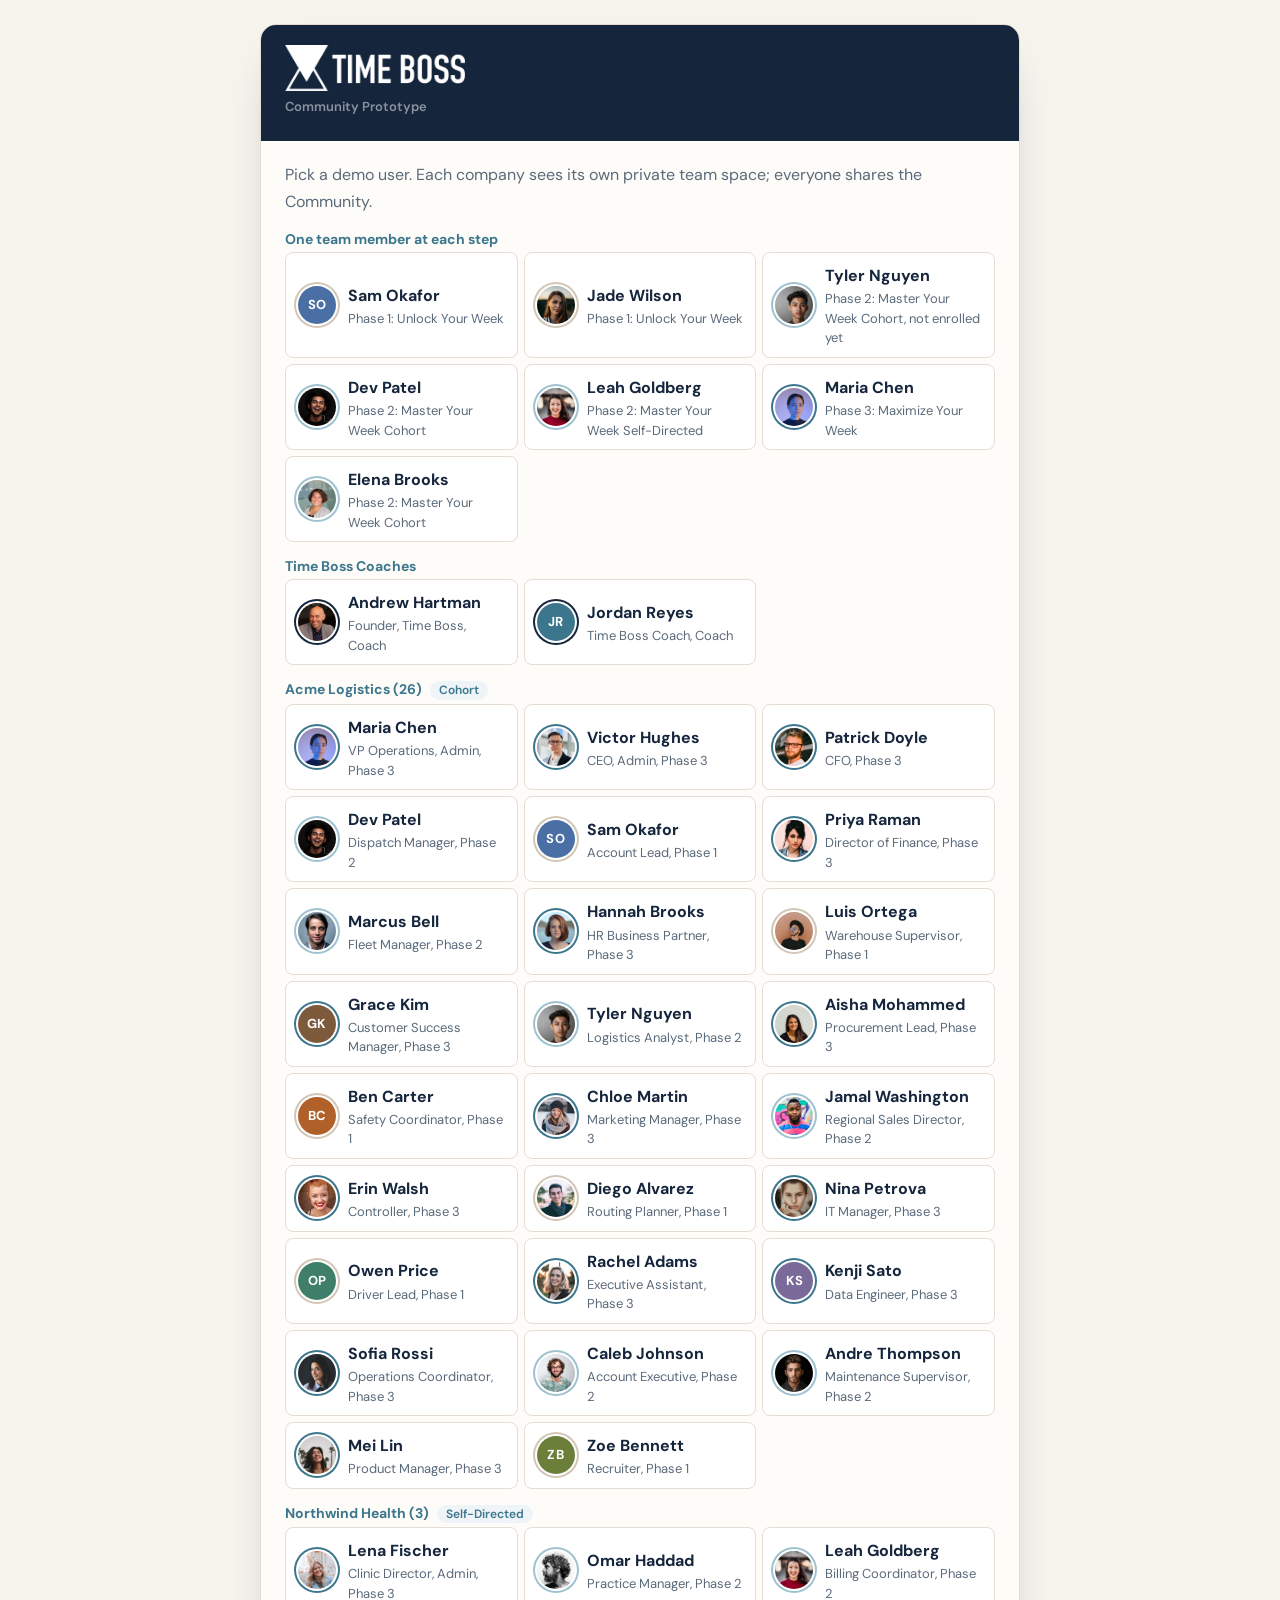
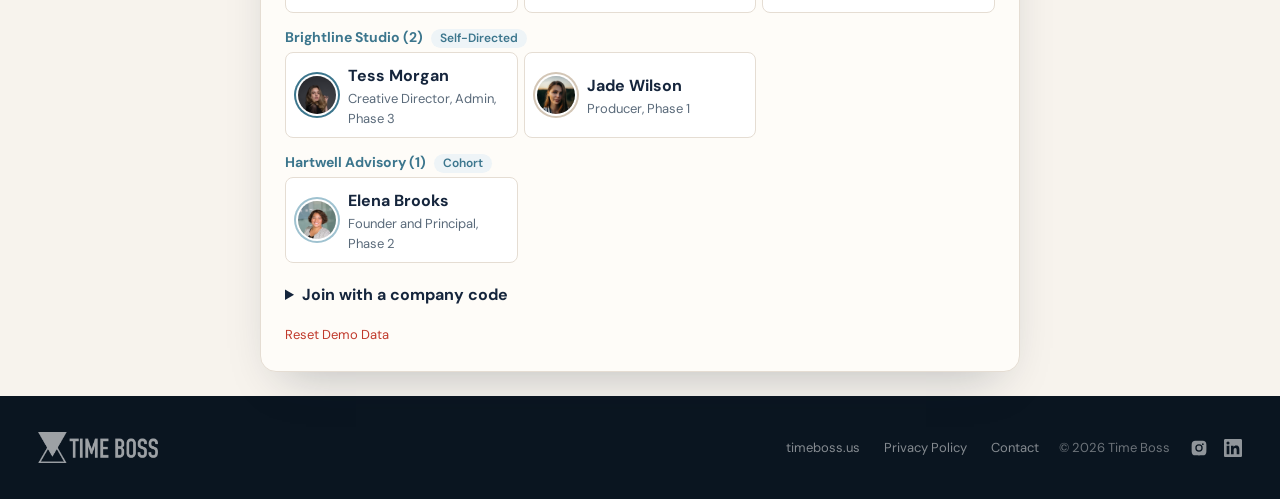
<file: timeboss-lms/index.html>
<!doctype html>
<html lang="en">
<head>
  <meta charset="utf-8">
  <meta name="viewport" content="width=device-width, initial-scale=1">
  <title>Time Boss Community, Option C</title>
  <meta name="description" content="Time Boss community, courses, live events, and planning tools. Prototype.">
  <!-- Same favicons as www.timeboss.us -->
  <link rel="icon" type="image/png" sizes="32x32" href="assets/favicon-32x32.png">
  <link rel="icon" type="image/png" sizes="16x16" href="assets/favicon-16x16.png">
  <link rel="apple-touch-icon" sizes="180x180" href="assets/apple-touch-icon.png">
  <link rel="preconnect" href="https://fonts.googleapis.com">
  <link rel="preconnect" href="https://fonts.gstatic.com" crossorigin>
  <link href="https://fonts.googleapis.com/css2?family=Playfair+Display:ital,wght@0,700;0,800;1,700;1,800&family=DM+Sans:ital,opsz,wght@0,9..40,300..700;1,9..40,300..400&display=swap" rel="stylesheet">
  <link rel="stylesheet" href="styles.css?v=a54964b">
</head>
<body>
  <div id="app"></div>
  <div id="toast" role="status"></div>
  <script src="data.js?v=a54964b"></script>
  <script src="app.js?v=a54964b"></script>
</body>
</html>
</file>
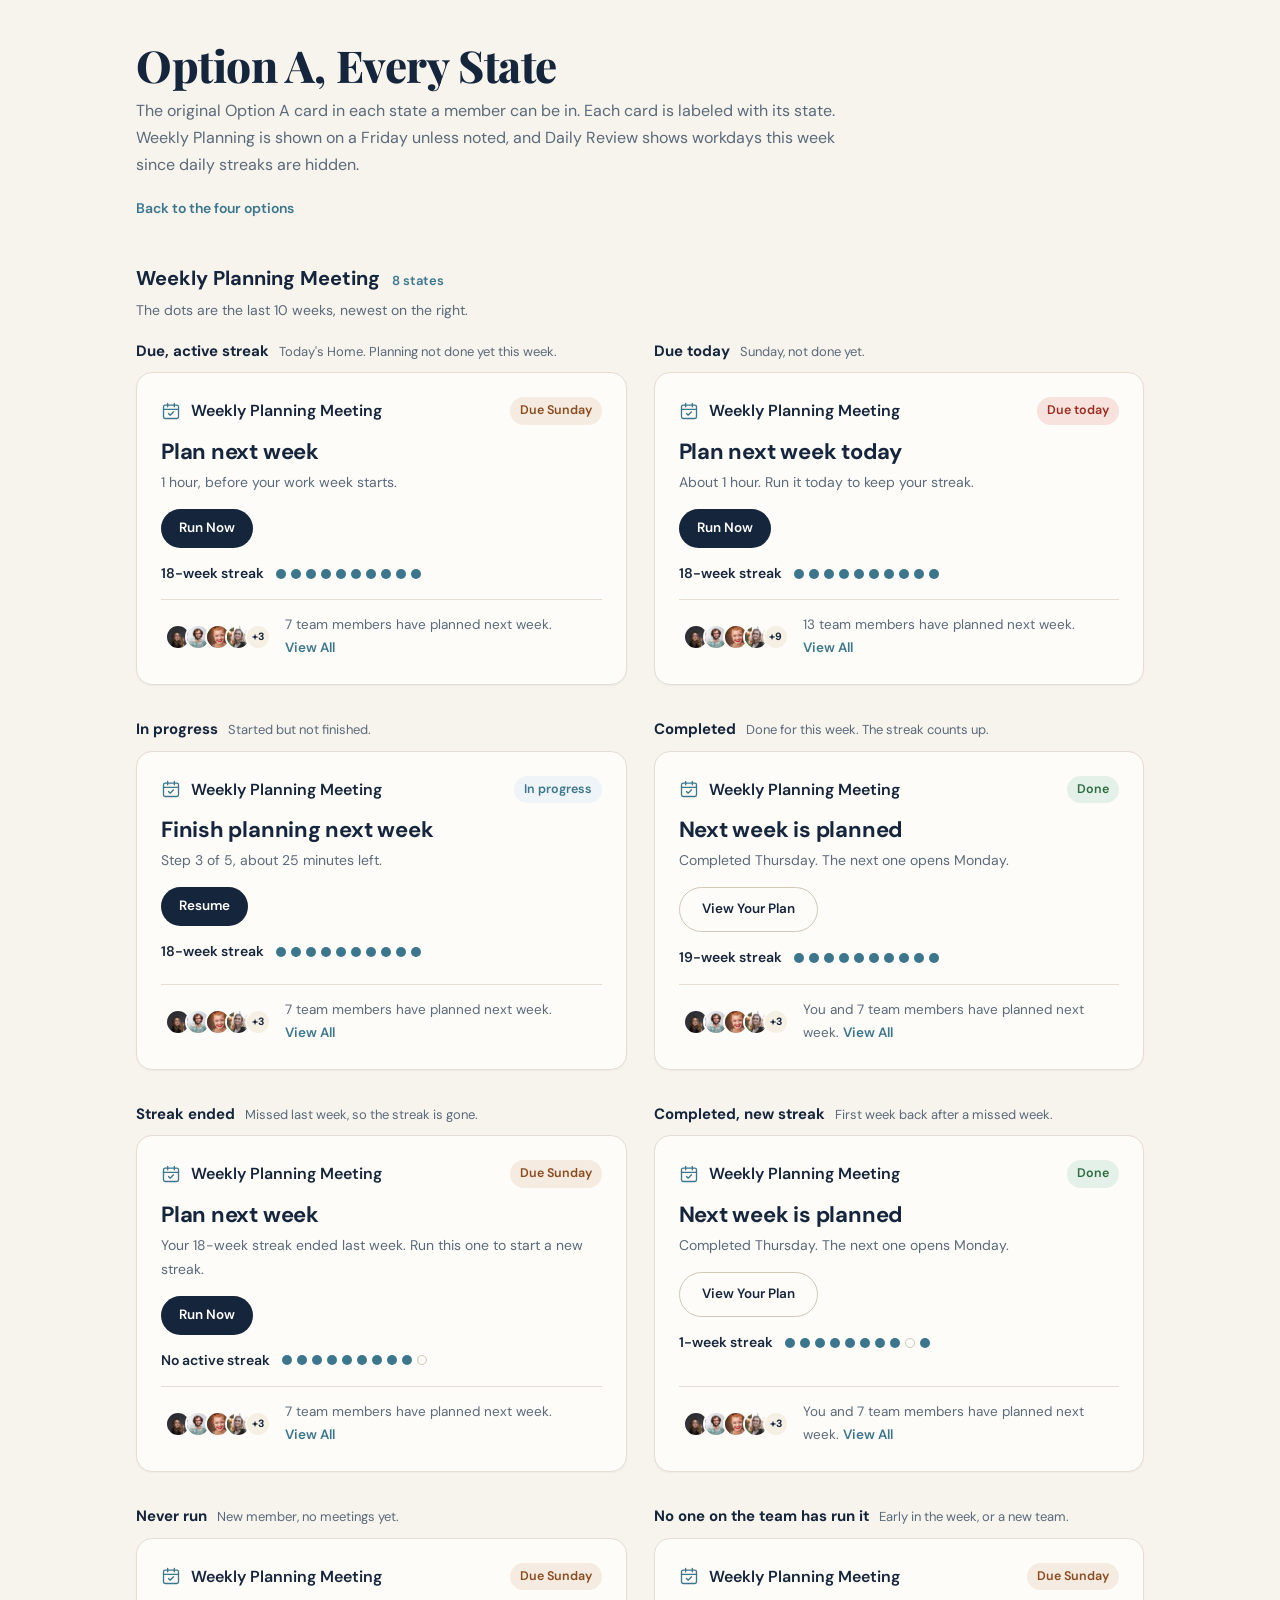
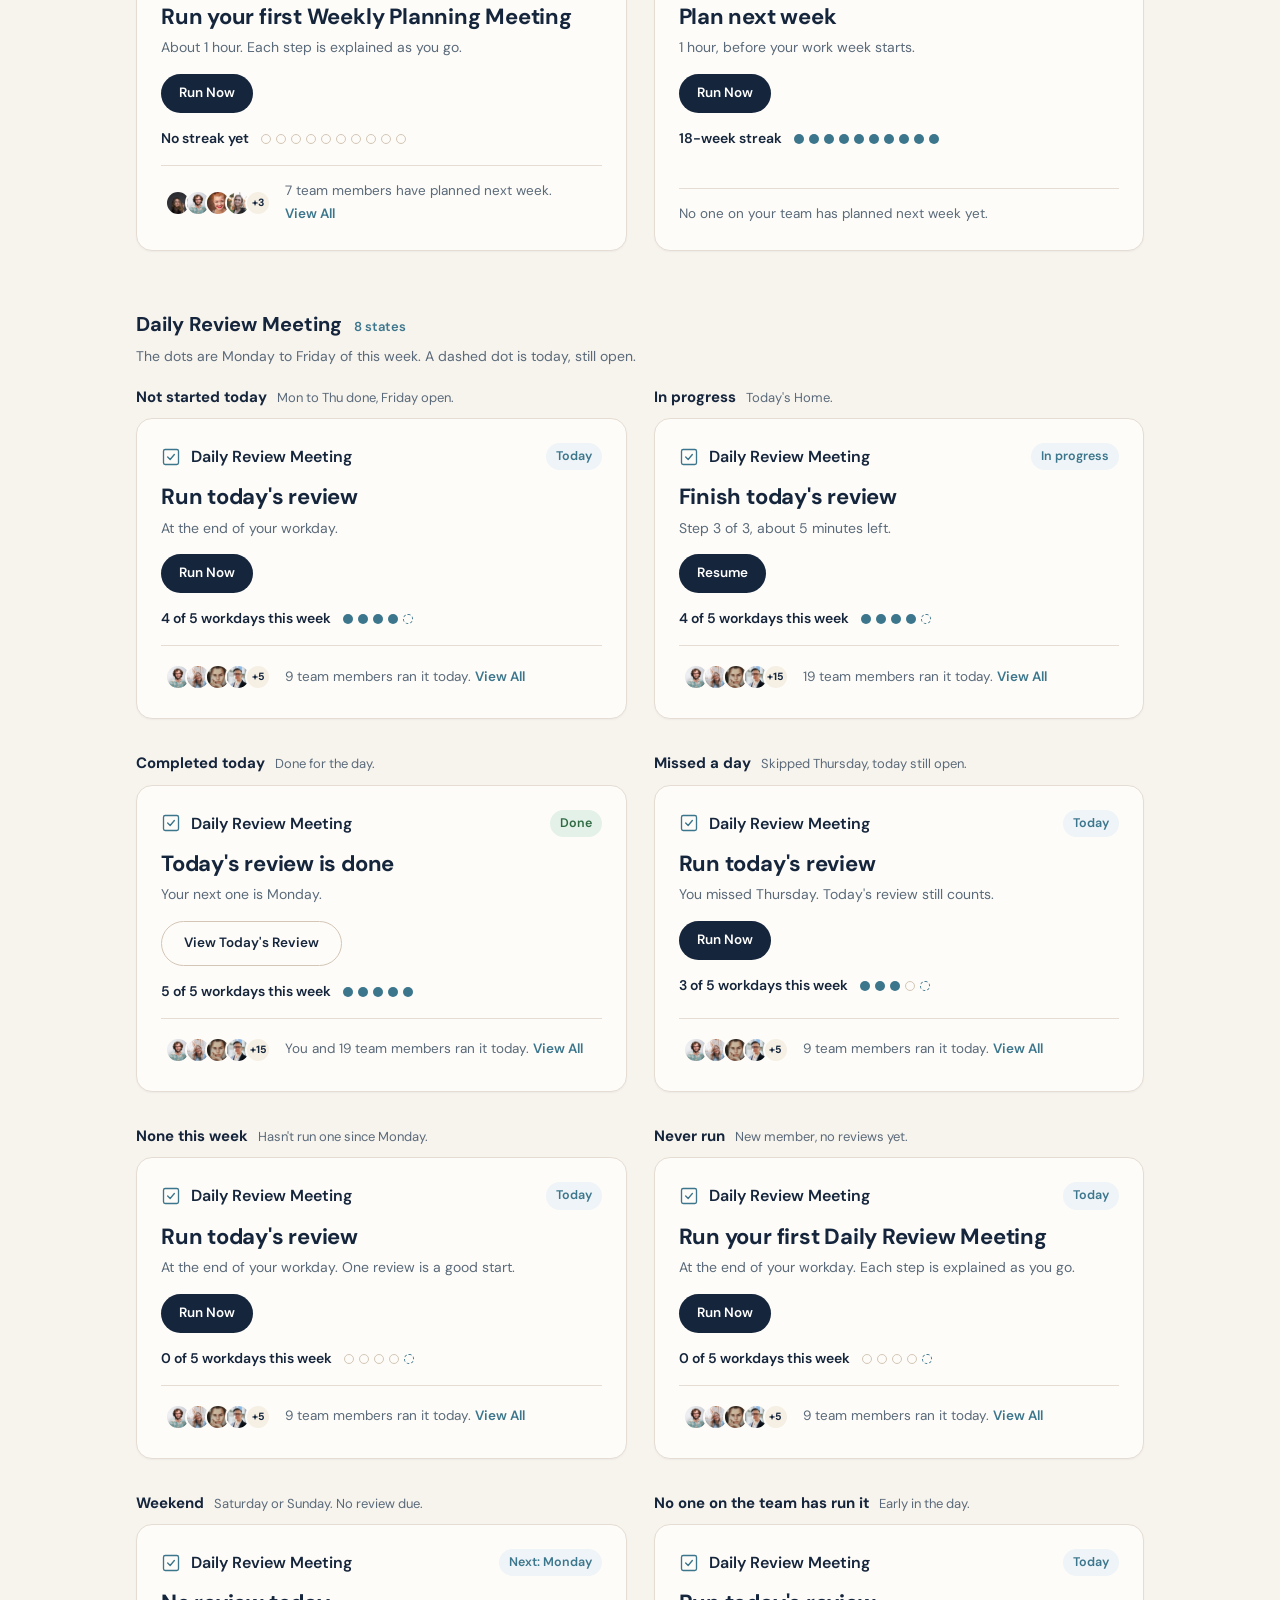
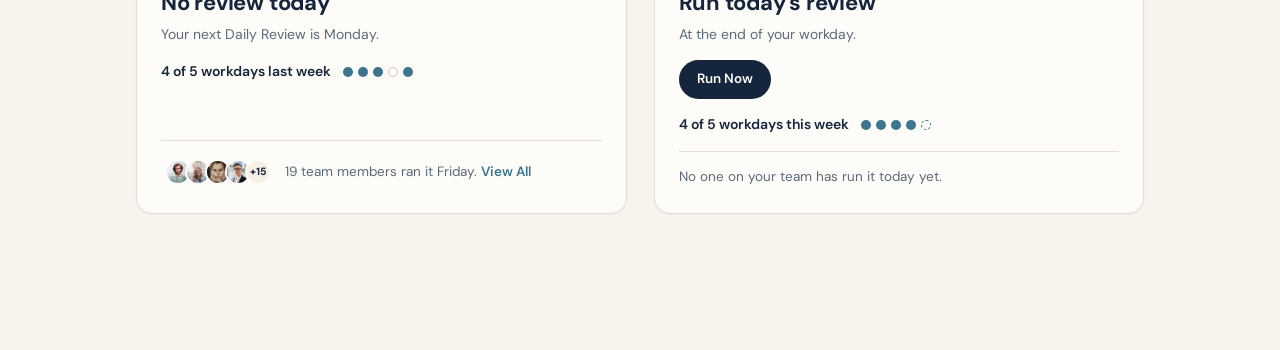
<file: timeboss-lms/comps-habits-a.html>
<!doctype html>
<html lang="en">
<head>
  <meta charset="utf-8">
  <meta name="viewport" content="width=device-width, initial-scale=1">
  <title>Habit Card Comps, Option A States</title>
  <link rel="icon" type="image/png" sizes="32x32" href="assets/favicon-32x32.png">
  <link rel="preconnect" href="https://fonts.googleapis.com">
  <link rel="preconnect" href="https://fonts.gstatic.com" crossorigin>
  <link href="https://fonts.googleapis.com/css2?family=Playfair+Display:wght@700;800&family=DM+Sans:opsz,wght@9..40,300..700&display=swap" rel="stylesheet">
  <link rel="stylesheet" href="styles.css">
  <style>
    body { background: var(--bg); }
    .wrap { max-width: 1040px; margin: 0 auto; padding: 40px 16px 80px; }
    .wrap > h1 { font-family: var(--font-head); font-size: clamp(30px, 4vw, 44px); margin: 0 0 6px; color: var(--heading); }
    .lede { color: var(--muted); margin: 0 0 16px; max-width: 66ch; }
    .back { display: inline-block; margin-bottom: 40px; color: var(--teal); font-weight: 600; font-size: 14px; }
    .comp { margin-bottom: 56px; }
    .comp-label { display: flex; flex-wrap: wrap; align-items: baseline; gap: 2px 12px; margin-bottom: 4px; }
    .comp-label b { font-size: 20px; color: var(--heading); }
    .comp-label span { font-size: 13px; font-weight: 600; color: var(--teal); }
    .comp-note { color: var(--muted); font-size: 14px; margin: 0 0 16px; max-width: 70ch; }
    .pair { display: grid; grid-template-columns: repeat(2, minmax(0, 1fr)); gap: var(--gap); align-items: stretch; }
    .stack { display: grid; gap: 16px; }
    .pair .card, .stack .card { margin-bottom: 0; }
    @media (max-width: 760px) { .pair { grid-template-columns: 1fr; } }

    .faces { display: flex; align-items: center; flex: none; }
    .faces img, .faces .more { width: 26px; height: 26px; border-radius: 50%; border: 2px solid var(--card); margin-left: -6px; object-fit: cover; }
    .faces img:first-child { margin-left: 0; }
    .faces .more { display: inline-grid; place-items: center; font-size: 10.5px; font-weight: 700; background: var(--paper); color: var(--heading); }
    .proof-line { display: flex; align-items: center; gap: 10px; font-size: 13.5px; color: var(--muted); }
    .proof-line a { color: var(--teal); font-weight: 600; white-space: nowrap; }
    .pips { display: flex; gap: 5px; flex-wrap: wrap; }
    .pips i { width: 10px; height: 10px; border-radius: 50%; background: var(--teal); }
    .pips i.off { background: transparent; border: 1.5px solid var(--line-strong); }
    .chip { display: inline-flex; align-items: center; padding: 3px 10px; border-radius: 100px; font-size: 12.5px; font-weight: 600; background: var(--teal-soft); color: var(--teal); white-space: nowrap; }
    .chip.due { background: #f6ebe0; color: #8a4b1f; }
    .hd { display: flex; align-items: center; gap: 10px; color: var(--heading); font-weight: 600; }
    .hd .ic { width: 20px; height: 20px; color: var(--teal); flex: none; }
    .hd .chip, .hd .btn { margin-left: auto; }
    .btn { white-space: nowrap; }
    .bar { display: flex; gap: 6px; }
    .bar i { flex: 1; height: 6px; border-radius: 100px; background: var(--teal); }
    .bar i.off { background: var(--line); }

    /* shared A pieces */
    .a { display: flex; flex-direction: column; gap: 14px; }
    .a h3 { margin: 0; font-size: 22px; color: var(--heading); }
    .a .sub { margin: -8px 0 0; color: var(--muted); font-size: 14px; }
    .a .streak { display: flex; align-items: center; flex-wrap: wrap; gap: 8px 12px; font-size: 14px; color: var(--heading); font-weight: 600; }
    .a .foot { margin-top: auto; padding-top: 14px; border-top: 1px solid var(--line); }
    .a .grow { margin-top: auto; }
    .foot-row { display: flex; align-items: center; justify-content: space-between; gap: 12px; flex-wrap: wrap; }
    .big { display: flex; align-items: baseline; gap: 8px; }
    .big b { font-size: 44px; font-weight: 800; line-height: 1; color: var(--navy); letter-spacing: -.02em; }
    .big span { color: var(--muted); font-size: 14px; }
    .meta { font-size: 13px; color: var(--muted); }

    /* A9: tinted header band */
    .band { margin: calc(-1 * var(--pad)) calc(-1 * var(--pad)) 0; padding: 14px var(--pad); background: var(--teal-soft); border-bottom: 1px solid var(--line); border-radius: var(--radius) var(--radius) 0 0; }

    .band .chip:not(.due) { background: var(--card); }

    /* A8: full-width rows */
    .row-card { display: grid; grid-template-columns: minmax(0, 1.4fr) minmax(0, 1fr) auto; gap: 20px; align-items: center; }
    .row-card .txt { display: grid; gap: 6px; }
    .row-card h3 { margin: 0; font-size: 20px; color: var(--heading); }
    .row-card .sub { margin: 0; color: var(--muted); font-size: 14px; }
    .row-card .mid { display: grid; gap: 8px; }
    @media (max-width: 760px) { .row-card { grid-template-columns: 1fr; gap: 14px; } .row-card .btn { justify-self: start; } }
    .pips i.now { background: transparent; border: 1.5px dashed var(--teal); }
    .chip.done { background: #e4f1e8; color: #2f6b43; }
    .chip.late { background: #f8e2de; color: #9b2c1f; }
    .state { display: flex; flex-direction: column; gap: 8px; }
    .state .card { flex: 1; }
    .state-label { display: flex; flex-wrap: wrap; align-items: baseline; gap: 2px 10px; }
    .state-label b { font-size: 15px; color: var(--heading); }
    .state-label span { font-size: 13px; color: var(--muted); }
    .pair { row-gap: 32px; }
  </style>
</head>
<body>
  <main class="wrap">
    <h1>Option A, Every State</h1>
    <p class="lede">The original Option A card in each state a member can be in. Each card is labeled with its state. Weekly Planning is shown on a Friday unless noted, and Daily Review shows workdays this week since daily streaks are hidden.</p>
    <a class="back" href="comps-habits.html">Back to the four options</a>
    <div id="comps"></div>
  </main>
  <script>
    const CAL = '<svg class="ic" viewBox="0 0 24 24" fill="none" stroke="currentColor" stroke-width="1.8" stroke-linecap="round" stroke-linejoin="round"><rect x="3" y="5" width="18" height="16" rx="2"/><path d="M8 3v4M16 3v4M3 10h18M9 15l2 2 4-4"/></svg>';
    const CHK = '<svg class="ic" viewBox="0 0 24 24" fill="none" stroke="currentColor" stroke-width="1.8" stroke-linecap="round" stroke-linejoin="round"><rect x="3" y="3" width="18" height="18" rx="2"/><path d="M8 12l3 3 5-6"/></svg>';
    const TEAM_W = ["13","26","05","11"], TEAM_D = ["26","19","22","23"];
    // pips: 1 done, 0 missed or empty, "n" open today
    const P10 = [1,1,1,1,1,1,1,1,1,1];

    const WEEKLY = [
      { s: "Due, active streak", note: "Today's Home. Planning not done yet this week.",
        chip: ["Due Sunday", "due"], h: "Plan next week", sub: "1 hour, before your work week starts.", btn: ["Run Now", 1],
        streak: "18-week streak", pips: P10, faces: TEAM_W, more: "+3", proof: "7 team members have planned next week." },
      { s: "Due today", note: "Sunday, not done yet.",
        chip: ["Due today", "late"], h: "Plan next week today", sub: "About 1 hour. Run it today to keep your streak.", btn: ["Run Now", 1],
        streak: "18-week streak", pips: P10, faces: TEAM_W, more: "+9", proof: "13 team members have planned next week." },
      { s: "In progress", note: "Started but not finished.",
        chip: ["In progress", ""], h: "Finish planning next week", sub: "Step 3 of 5, about 25 minutes left.", btn: ["Resume", 1],
        streak: "18-week streak", pips: P10, faces: TEAM_W, more: "+3", proof: "7 team members have planned next week." },
      { s: "Completed", note: "Done for this week. The streak counts up.",
        chip: ["Done", "done"], h: "Next week is planned", sub: "Completed Thursday. The next one opens Monday.", btn: ["View Your Plan", 0],
        streak: "19-week streak", pips: P10, faces: TEAM_W, more: "+3", proof: "You and 7 team members have planned next week." },
      { s: "Streak ended", note: "Missed last week, so the streak is gone.",
        chip: ["Due Sunday", "due"], h: "Plan next week", sub: "Your 18-week streak ended last week. Run this one to start a new streak.", btn: ["Run Now", 1],
        streak: "No active streak", pips: [1,1,1,1,1,1,1,1,1,0], faces: TEAM_W, more: "+3", proof: "7 team members have planned next week." },
      { s: "Completed, new streak", note: "First week back after a missed week.",
        chip: ["Done", "done"], h: "Next week is planned", sub: "Completed Thursday. The next one opens Monday.", btn: ["View Your Plan", 0],
        streak: "1-week streak", pips: [1,1,1,1,1,1,1,1,0,1], faces: TEAM_W, more: "+3", proof: "You and 7 team members have planned next week." },
      { s: "Never run", note: "New member, no meetings yet.",
        chip: ["Due Sunday", "due"], h: "Run your first Weekly Planning Meeting", sub: "About 1 hour. Each step is explained as you go.", btn: ["Run Now", 1],
        streak: "No streak yet", pips: [0,0,0,0,0,0,0,0,0,0], faces: TEAM_W, more: "+3", proof: "7 team members have planned next week." },
      { s: "No one on the team has run it", note: "Early in the week, or a new team.",
        chip: ["Due Sunday", "due"], h: "Plan next week", sub: "1 hour, before your work week starts.", btn: ["Run Now", 1],
        streak: "18-week streak", pips: P10, faces: null, proof: "No one on your team has planned next week yet." }
    ];

    const DAILY = [
      { s: "Not started today", note: "Mon to Thu done, Friday open.",
        chip: ["Today", ""], h: "Run today's review", sub: "At the end of your workday.", btn: ["Run Now", 1],
        streak: "4 of 5 workdays this week", pips: [1,1,1,1,"n"], faces: TEAM_D, more: "+5", proof: "9 team members ran it today." },
      { s: "In progress", note: "Today's Home.",
        chip: ["In progress", ""], h: "Finish today's review", sub: "Step 3 of 3, about 5 minutes left.", btn: ["Resume", 1],
        streak: "4 of 5 workdays this week", pips: [1,1,1,1,"n"], faces: TEAM_D, more: "+15", proof: "19 team members ran it today." },
      { s: "Completed today", note: "Done for the day.",
        chip: ["Done", "done"], h: "Today's review is done", sub: "Your next one is Monday.", btn: ["View Today's Review", 0],
        streak: "5 of 5 workdays this week", pips: [1,1,1,1,1], faces: TEAM_D, more: "+15", proof: "You and 19 team members ran it today." },
      { s: "Missed a day", note: "Skipped Thursday, today still open.",
        chip: ["Today", ""], h: "Run today's review", sub: "You missed Thursday. Today's review still counts.", btn: ["Run Now", 1],
        streak: "3 of 5 workdays this week", pips: [1,1,1,0,"n"], faces: TEAM_D, more: "+5", proof: "9 team members ran it today." },
      { s: "None this week", note: "Hasn't run one since Monday.",
        chip: ["Today", ""], h: "Run today's review", sub: "At the end of your workday. One review is a good start.", btn: ["Run Now", 1],
        streak: "0 of 5 workdays this week", pips: [0,0,0,0,"n"], faces: TEAM_D, more: "+5", proof: "9 team members ran it today." },
      { s: "Never run", note: "New member, no reviews yet.",
        chip: ["Today", ""], h: "Run your first Daily Review Meeting", sub: "At the end of your workday. Each step is explained as you go.", btn: ["Run Now", 1],
        streak: "0 of 5 workdays this week", pips: [0,0,0,0,"n"], faces: TEAM_D, more: "+5", proof: "9 team members ran it today." },
      { s: "Weekend", note: "Saturday or Sunday. No review due.",
        chip: ["Next: Monday", ""], h: "No review today", sub: "Your next Daily Review is Monday.", btn: null,
        streak: "4 of 5 workdays last week", pips: [1,1,1,0,1], faces: TEAM_D, more: "+15", proof: "19 team members ran it Friday." },
      { s: "No one on the team has run it", note: "Early in the day.",
        chip: ["Today", ""], h: "Run today's review", sub: "At the end of your workday.", btn: ["Run Now", 1],
        streak: "4 of 5 workdays this week", pips: [1,1,1,1,"n"], faces: null, proof: "No one on your team has run it today yet." }
    ];

    const pips = a => `<span class="pips">${a.map(p => `<i${p === 1 ? "" : p === "n" ? ' class="now"' : ' class="off"'}></i>`).join("")}</span>`;
    const proof = m => m.faces
      ? `<div class="proof-line foot"><span class="faces">${m.faces.map(f => `<img src="assets/avatars/${f}.jpg" alt="">`).join("")}<span class="more">${m.more}</span></span><span>${m.proof} <a href="#">View All</a></span></div>`
      : `<div class="proof-line foot"><span>${m.proof}</span></div>`;
    const card = (m, name, icon) => `
      <div class="state">
        <div class="state-label"><b>${m.s}</b><span>${m.note}</span></div>
        <div class="card a">
          <div class="hd">${icon}${name}<span class="chip ${m.chip[1]}">${m.chip[0]}</span></div>
          <h3>${m.h}</h3>
          <p class="sub">${m.sub}</p>
          ${m.btn ? `<div><a class="btn sm${m.btn[1] ? "" : " ghost"}" href="#">${m.btn[0]}</a></div>` : ""}
          <div class="streak">${m.streak} ${pips(m.pips)}</div>
          ${proof(m)}
        </div>
      </div>`;
    const section = (title, note, list, name, icon) => `
      <section class="comp">
        <div class="comp-label"><b>${title}</b><span>${list.length} states</span></div>
        <p class="comp-note">${note}</p>
        <div class="pair">${list.map(m => card(m, name, icon)).join("")}</div>
      </section>`;
    document.getElementById("comps").innerHTML =
      section("Weekly Planning Meeting", "The dots are the last 10 weeks, newest on the right.", WEEKLY, "Weekly Planning Meeting", CAL) +
      section("Daily Review Meeting", "The dots are Monday to Friday of this week. A dashed dot is today, still open.", DAILY, "Daily Review Meeting", CHK);
  </script>
</body>
</html>
</file>
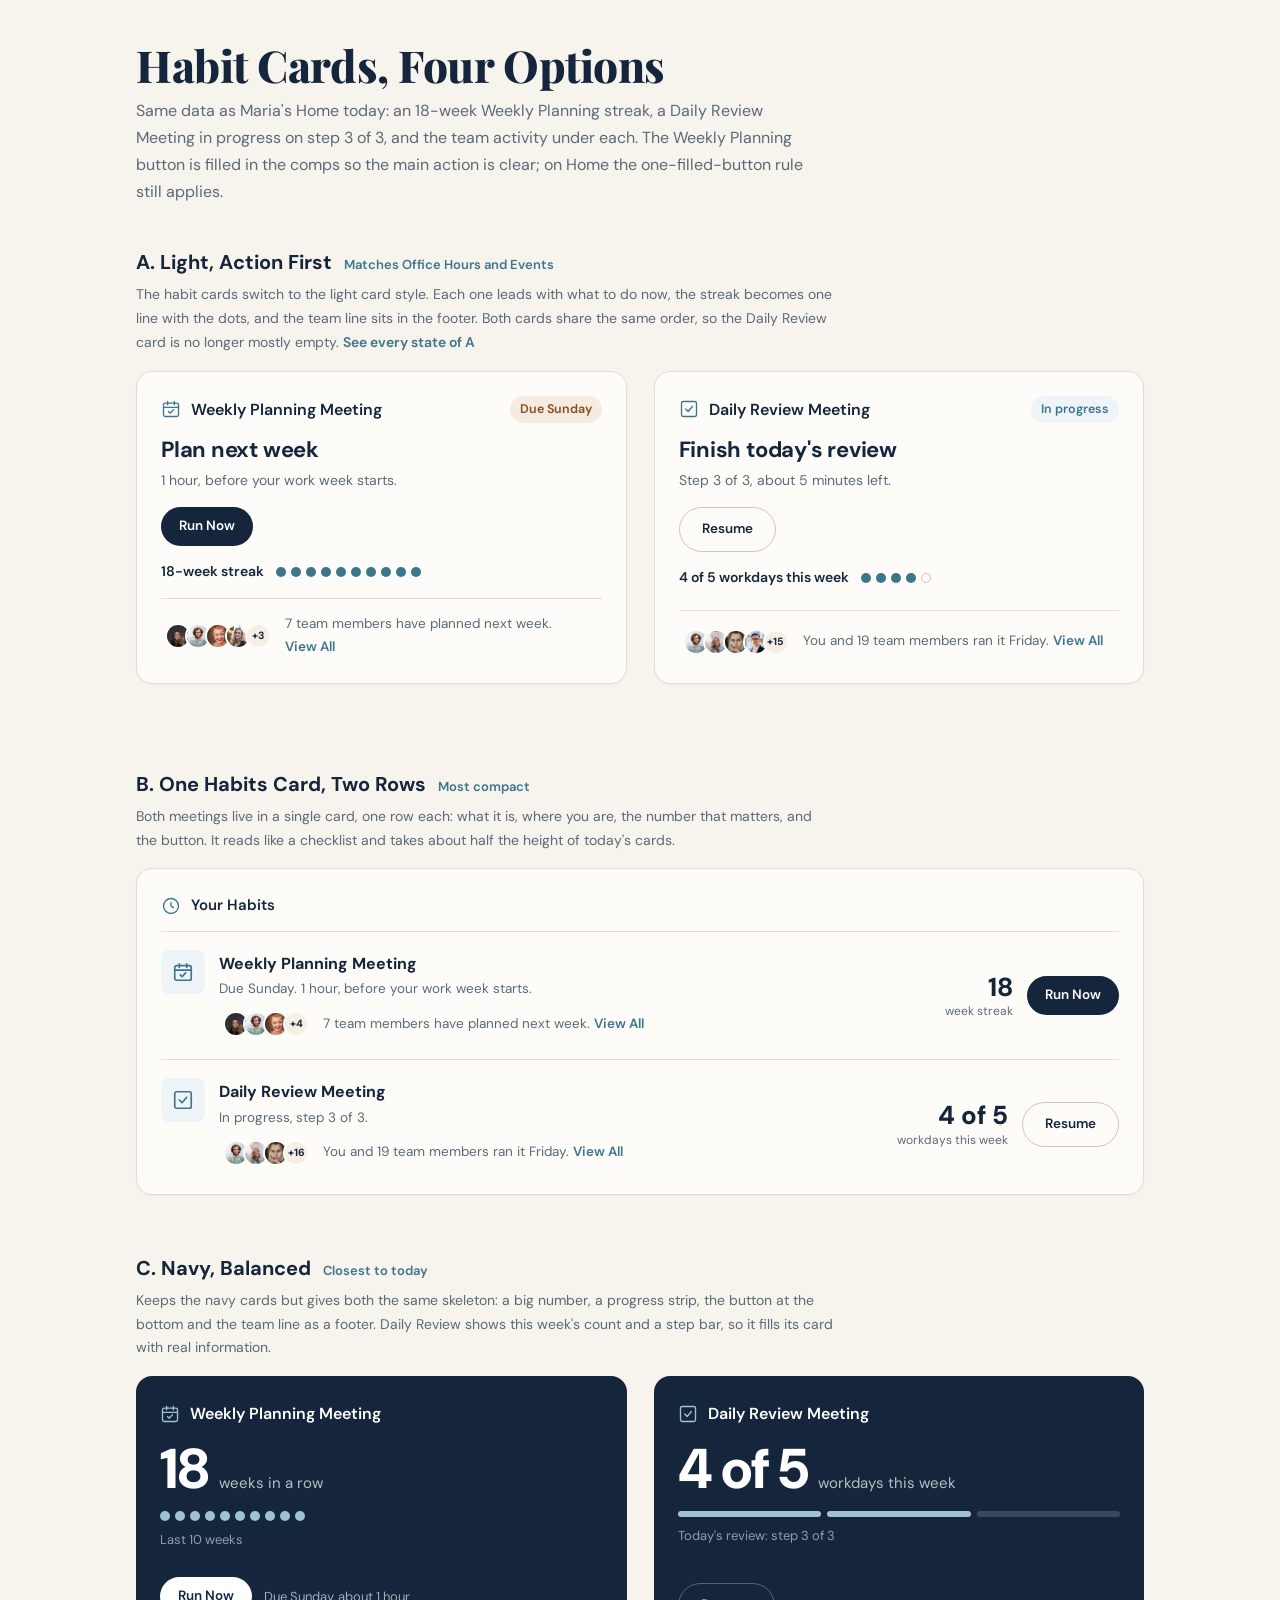
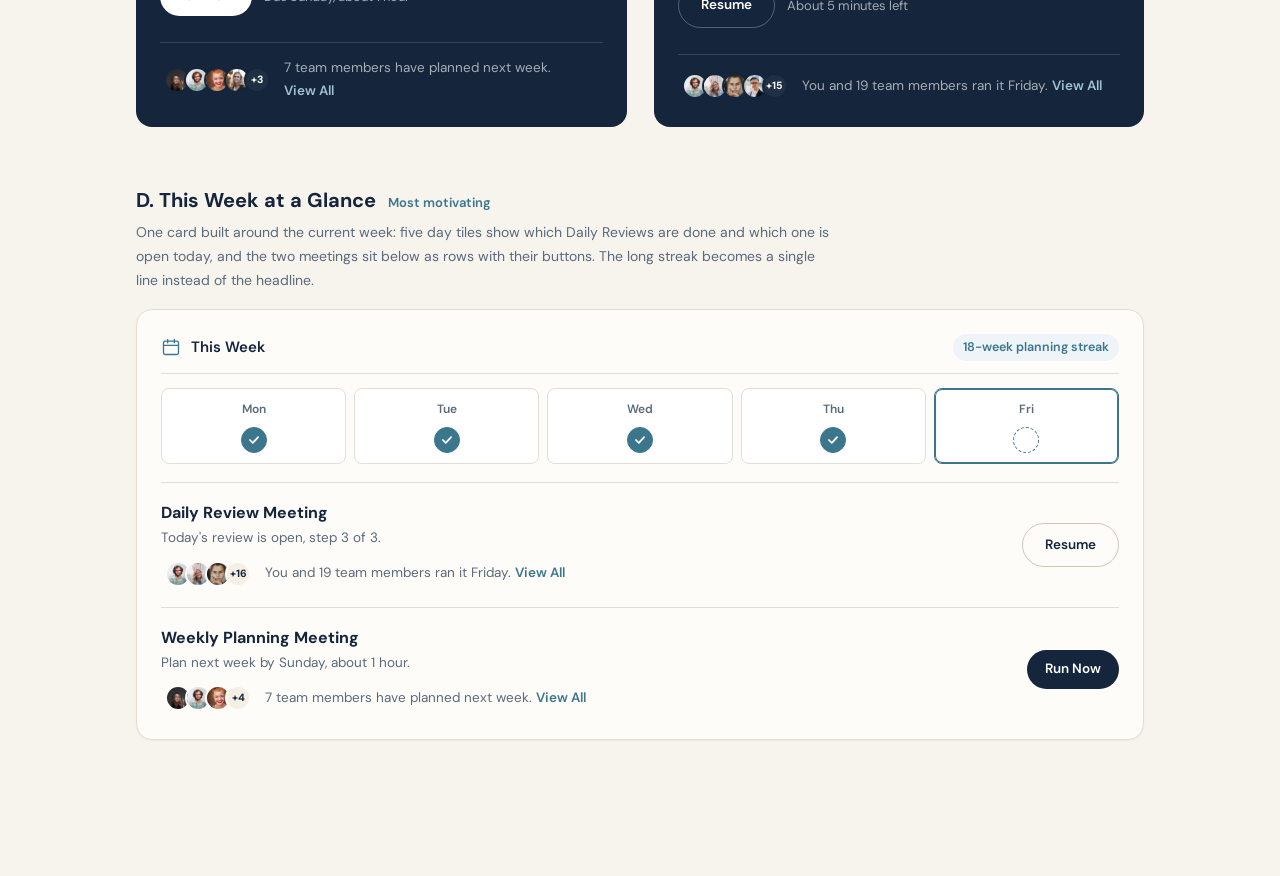
<file: timeboss-lms/comps-habits.html>
<!doctype html>
<html lang="en">
<head>
  <meta charset="utf-8">
  <meta name="viewport" content="width=device-width, initial-scale=1">
  <title>Habit Card Comps, Option C</title>
  <link rel="icon" type="image/png" sizes="32x32" href="assets/favicon-32x32.png">
  <link rel="preconnect" href="https://fonts.googleapis.com">
  <link rel="preconnect" href="https://fonts.gstatic.com" crossorigin>
  <link href="https://fonts.googleapis.com/css2?family=Playfair+Display:wght@700;800&family=DM+Sans:opsz,wght@9..40,300..700&display=swap" rel="stylesheet">
  <link rel="stylesheet" href="styles.css">
  <style>
    /* Comps only: built from the prototype's tokens so each version reads like the real Home page */
    body { background: var(--bg); }
    .wrap { max-width: 1040px; margin: 0 auto; padding: 40px 16px 80px; }
    .wrap > h1 { font-family: var(--font-head); font-size: clamp(30px, 4vw, 44px); margin: 0 0 6px; color: var(--heading); }
    .lede { color: var(--muted); margin: 0 0 40px; max-width: 62ch; }
    .comp { margin-bottom: 56px; }
    .comp-label { display: flex; flex-wrap: wrap; align-items: baseline; gap: 2px 12px; margin-bottom: 4px; }
    .comp-label b { font-size: 20px; color: var(--heading); }
    .comp-label span { font-size: 13px; font-weight: 600; color: var(--teal); }
    .comp-note { color: var(--muted); font-size: 14px; margin: 0 0 16px; max-width: 70ch; }
    .pair { display: grid; grid-template-columns: repeat(2, minmax(0, 1fr)); gap: var(--gap); align-items: stretch; }
    @media (max-width: 760px) { .pair { grid-template-columns: 1fr; } }

    .faces { display: flex; align-items: center; }
    .faces img, .faces .more { width: 26px; height: 26px; border-radius: 50%; border: 2px solid var(--card); margin-left: -6px; object-fit: cover; }
    .faces img:first-child { margin-left: 0; }
    .faces .more { display: inline-grid; place-items: center; font-size: 10.5px; font-weight: 700; background: var(--paper); color: var(--heading); }
    .dark .faces img, .dark .faces .more { border-color: var(--navy); }
    .dark .faces .more { background: var(--navy-2); color: #fff; }
    .proof-line { display: flex; align-items: center; gap: 10px; font-size: 13.5px; color: var(--muted); }
    .proof-line a { color: var(--teal); font-weight: 600; white-space: nowrap; }
    .dark .proof-line { color: rgba(255, 255, 255, .62); }
    .dark .proof-line a { color: var(--teal-2); }
    .pips { display: flex; gap: 5px; }
    .pips i { width: 10px; height: 10px; border-radius: 50%; background: var(--teal); }
    .pips i.off { background: transparent; border: 1.5px solid var(--line-strong); }
    .dark .pips i { background: var(--teal-2); }
    .chip { display: inline-flex; align-items: center; gap: 6px; padding: 3px 10px; border-radius: 100px; font-size: 12.5px; font-weight: 600; background: var(--teal-soft); color: var(--teal); white-space: nowrap; }
    .chip.due { background: #f6ebe0; color: #8a4b1f; }
    .dark .chip { background: rgba(159, 194, 208, .16); color: var(--teal-2); }
    .hd { display: flex; align-items: center; gap: 10px; color: var(--heading); font-weight: 600; }
    .hd .ic { width: 20px; height: 20px; color: var(--teal); }
    .dark .hd { color: #fff; }
    .dark .hd .ic { color: var(--teal-2); }
    .hd .chip { margin-left: auto; }

    /* A: light, action first */
    .a { display: flex; flex-direction: column; gap: 14px; }
    .a h3 { margin: 0; font-size: 22px; color: var(--heading); }
    .a .sub { margin: -8px 0 0; color: var(--muted); font-size: 14px; }
    .a .streak { display: flex; align-items: center; gap: 12px; font-size: 14px; color: var(--heading); font-weight: 600; }
    .a .foot { margin-top: auto; padding-top: 14px; border-top: 1px solid var(--line); }

    /* B: one card, two rows */
    .b-row { display: grid; grid-template-columns: 44px minmax(0, 1fr) auto; gap: 14px; align-items: start; padding: 18px 0; border-top: 1px solid var(--line); }
    .card-hd + .b-row { border-top: 0; padding-top: 4px; }
    .b-row:last-child { padding-bottom: 0; }
    .b-ic { width: 44px; height: 44px; border-radius: var(--radius-sm); background: var(--teal-soft); display: grid; place-items: center; color: var(--teal); }
    .b-ic svg { width: 22px; height: 22px; }
    .b-main b { display: block; color: var(--heading); font-size: 16px; }
    .b-main small { display: block; color: var(--muted); font-size: 13.5px; margin-top: 2px; }
    .b-main .proof-line { margin-top: 8px; }
    .b-side { display: flex; align-items: center; gap: 14px; align-self: center; }
    .b-num { text-align: right; line-height: 1.1; }
    .b-num b { display: block; font-size: 26px; font-weight: 800; color: var(--navy); }
    .b-num span { font-size: 12px; color: var(--muted); }
    @media (max-width: 760px) { .b-row { grid-template-columns: 44px minmax(0, 1fr); } .b-side { grid-column: 1 / -1; justify-content: space-between; } .b-num { text-align: left; } }

    /* C: navy, same structure on both */
    .c { background: var(--navy); color: #fff; border-radius: var(--radius); padding: var(--pad); display: flex; flex-direction: column; gap: 14px; }
    .c .big { display: flex; align-items: baseline; gap: 10px; }
    .c .big b { font-size: 56px; font-weight: 800; line-height: 1; letter-spacing: -.02em; }
    .c .big span { color: rgba(255, 255, 255, .7); font-size: 15px; }
    .c .meta { font-size: 13px; color: rgba(255, 255, 255, .55); margin-top: -6px; }
    .c .act { display: flex; align-items: center; gap: 12px; flex-wrap: wrap; margin-top: auto; }
    .c .act small { color: rgba(255, 255, 255, .62); font-size: 13px; }
    .c .btn.ghost { color: #fff; border-color: rgba(255, 255, 255, .28); }
    .c .btn:not(.ghost) { background: #fff; color: var(--navy); border-color: #fff; }
    .c .foot { padding-top: 14px; border-top: 1px solid rgba(255, 255, 255, .14); }
    .c .steps { display: flex; gap: 6px; }
    .c .steps i { flex: 1; height: 6px; border-radius: 100px; background: var(--teal-2); }
    .c .steps i.off { background: rgba(255, 255, 255, .16); }

    /* D: this week at a glance */
    .d-week { display: grid; grid-template-columns: repeat(5, minmax(0, 1fr)); gap: 8px; margin: 6px 0 4px; }
    .d-day { border: 1px solid var(--line); border-radius: var(--radius-sm); padding: 10px 6px; text-align: center; background: #fff; }
    .d-day b { display: block; font-size: 12px; color: var(--muted); font-weight: 600; }
    .d-day span { display: grid; place-items: center; width: 26px; height: 26px; margin: 8px auto 0; border-radius: 50%; border: 1.5px solid var(--line-strong); color: #fff; }
    .d-day.done span { background: var(--teal); border-color: var(--teal); }
    .d-day.today { border-color: var(--teal); box-shadow: inset 0 0 0 1px var(--teal); }
    .d-day.today span { border-style: dashed; border-color: var(--teal); }
    .d-day svg { width: 14px; height: 14px; }
    .d-rows { display: grid; gap: 0; margin-top: 18px; }
    .d-row { display: flex; align-items: center; gap: 14px; padding: 16px 0; border-top: 1px solid var(--line); flex-wrap: wrap; }
    .d-row:last-child { padding-bottom: 0; }
    .d-row .b-main { flex: 1 1 260px; }
    .d-row .btn { margin-left: auto; }
  </style>
</head>
<body>
  <main class="wrap">
    <h1>Habit Cards, Four Options</h1>
    <p class="lede">Same data as Maria's Home today: an 18-week Weekly Planning streak, a Daily Review Meeting in progress on step 3 of 3, and the team activity under each. The Weekly Planning button is filled in the comps so the main action is clear; on Home the one-filled-button rule still applies.</p>

    <section class="comp">
      <div class="comp-label"><b>A. Light, Action First</b><span>Matches Office Hours and Events</span></div>
      <p class="comp-note">The habit cards switch to the light card style. Each one leads with what to do now, the streak becomes one line with the dots, and the team line sits in the footer. Both cards share the same order, so the Daily Review card is no longer mostly empty. <a href="comps-habits-a.html" style="color:var(--teal);font-weight:600">See every state of A</a></p>
      <div class="pair">
        <div class="card a">
          <div class="hd"><svg class="ic" viewBox="0 0 24 24" fill="none" stroke="currentColor" stroke-width="1.8" stroke-linecap="round" stroke-linejoin="round"><rect x="3" y="5" width="18" height="16" rx="2"/><path d="M8 3v4M16 3v4M3 10h18M9 15l2 2 4-4"/></svg>Weekly Planning Meeting<span class="chip due">Due Sunday</span></div>
          <h3>Plan next week</h3>
          <p class="sub">1 hour, before your work week starts.</p>
          <div><a class="btn sm" href="#">Run Now</a></div>
          <div class="streak">18-week streak <span class="pips"><i></i><i></i><i></i><i></i><i></i><i></i><i></i><i></i><i></i><i></i></span></div>
          <div class="foot proof-line"><span class="faces"><img src="assets/avatars/13.jpg" alt=""><img src="assets/avatars/26.jpg" alt=""><img src="assets/avatars/05.jpg" alt=""><img src="assets/avatars/11.jpg" alt=""><span class="more">+3</span></span><span>7 team members have planned next week. <a href="#">View All</a></span></div>
        </div>
        <div class="card a">
          <div class="hd"><svg class="ic" viewBox="0 0 24 24" fill="none" stroke="currentColor" stroke-width="1.8" stroke-linecap="round" stroke-linejoin="round"><rect x="3" y="3" width="18" height="18" rx="2"/><path d="M8 12l3 3 5-6"/></svg>Daily Review Meeting<span class="chip">In progress</span></div>
          <h3>Finish today's review</h3>
          <p class="sub">Step 3 of 3, about 5 minutes left.</p>
          <div><a class="btn ghost sm" href="#">Resume</a></div>
          <div class="streak">4 of 5 workdays this week <span class="pips"><i></i><i></i><i></i><i></i><i class="off"></i></span></div>
          <div class="foot proof-line"><span class="faces"><img src="assets/avatars/26.jpg" alt=""><img src="assets/avatars/19.jpg" alt=""><img src="assets/avatars/22.jpg" alt=""><img src="assets/avatars/23.jpg" alt=""><span class="more">+15</span></span><span>You and 19 team members ran it Friday. <a href="#">View All</a></span></div>
        </div>
      </div>
    </section>

    <section class="comp">
      <div class="comp-label"><b>B. One Habits Card, Two Rows</b><span>Most compact</span></div>
      <p class="comp-note">Both meetings live in a single card, one row each: what it is, where you are, the number that matters, and the button. It reads like a checklist and takes about half the height of today's cards.</p>
      <div class="card">
        <div class="card-hd"><svg class="ic" viewBox="0 0 24 24" fill="none" stroke="currentColor" stroke-width="1.8" stroke-linecap="round" stroke-linejoin="round"><path d="M12 8v4l3 2"/><circle cx="12" cy="12" r="9"/></svg><span>Your Habits</span></div>
        <div class="b-row">
          <span class="b-ic"><svg viewBox="0 0 24 24" fill="none" stroke="currentColor" stroke-width="1.8" stroke-linecap="round" stroke-linejoin="round"><rect x="3" y="5" width="18" height="16" rx="2"/><path d="M8 3v4M16 3v4M3 10h18M9 15l2 2 4-4"/></svg></span>
          <div class="b-main"><b>Weekly Planning Meeting</b><small>Due Sunday. 1 hour, before your work week starts.</small>
            <div class="proof-line"><span class="faces"><img src="assets/avatars/13.jpg" alt=""><img src="assets/avatars/26.jpg" alt=""><img src="assets/avatars/05.jpg" alt=""><span class="more">+4</span></span><span>7 team members have planned next week. <a href="#">View All</a></span></div></div>
          <div class="b-side"><div class="b-num"><b>18</b><span>week streak</span></div><a class="btn sm" href="#">Run Now</a></div>
        </div>
        <div class="b-row">
          <span class="b-ic"><svg viewBox="0 0 24 24" fill="none" stroke="currentColor" stroke-width="1.8" stroke-linecap="round" stroke-linejoin="round"><rect x="3" y="3" width="18" height="18" rx="2"/><path d="M8 12l3 3 5-6"/></svg></span>
          <div class="b-main"><b>Daily Review Meeting</b><small>In progress, step 3 of 3.</small>
            <div class="proof-line"><span class="faces"><img src="assets/avatars/26.jpg" alt=""><img src="assets/avatars/19.jpg" alt=""><img src="assets/avatars/22.jpg" alt=""><span class="more">+16</span></span><span>You and 19 team members ran it Friday. <a href="#">View All</a></span></div></div>
          <div class="b-side"><div class="b-num"><b>4 of 5</b><span>workdays this week</span></div><a class="btn ghost sm" href="#">Resume</a></div>
        </div>
      </div>
    </section>

    <section class="comp">
      <div class="comp-label"><b>C. Navy, Balanced</b><span>Closest to today</span></div>
      <p class="comp-note">Keeps the navy cards but gives both the same skeleton: a big number, a progress strip, the button at the bottom and the team line as a footer. Daily Review shows this week's count and a step bar, so it fills its card with real information.</p>
      <div class="pair dark">
        <div class="c">
          <div class="hd"><svg class="ic" viewBox="0 0 24 24" fill="none" stroke="currentColor" stroke-width="1.8" stroke-linecap="round" stroke-linejoin="round"><rect x="3" y="5" width="18" height="16" rx="2"/><path d="M8 3v4M16 3v4M3 10h18M9 15l2 2 4-4"/></svg>Weekly Planning Meeting</div>
          <div class="big"><b>18</b><span>weeks in a row</span></div>
          <span class="pips"><i></i><i></i><i></i><i></i><i></i><i></i><i></i><i></i><i></i><i></i></span>
          <div class="meta">Last 10 weeks</div>
          <div class="act"><a class="btn sm" href="#">Run Now</a><small>Due Sunday, about 1 hour</small></div>
          <div class="foot proof-line"><span class="faces"><img src="assets/avatars/13.jpg" alt=""><img src="assets/avatars/26.jpg" alt=""><img src="assets/avatars/05.jpg" alt=""><img src="assets/avatars/11.jpg" alt=""><span class="more">+3</span></span><span>7 team members have planned next week. <a href="#">View All</a></span></div>
        </div>
        <div class="c">
          <div class="hd"><svg class="ic" viewBox="0 0 24 24" fill="none" stroke="currentColor" stroke-width="1.8" stroke-linecap="round" stroke-linejoin="round"><rect x="3" y="3" width="18" height="18" rx="2"/><path d="M8 12l3 3 5-6"/></svg>Daily Review Meeting</div>
          <div class="big"><b>4 of 5</b><span>workdays this week</span></div>
          <span class="steps"><i></i><i></i><i class="off"></i></span>
          <div class="meta">Today's review: step 3 of 3</div>
          <div class="act"><a class="btn ghost sm" href="#">Resume</a><small>About 5 minutes left</small></div>
          <div class="foot proof-line"><span class="faces"><img src="assets/avatars/26.jpg" alt=""><img src="assets/avatars/19.jpg" alt=""><img src="assets/avatars/22.jpg" alt=""><img src="assets/avatars/23.jpg" alt=""><span class="more">+15</span></span><span>You and 19 team members ran it Friday. <a href="#">View All</a></span></div>
        </div>
      </div>
    </section>

    <section class="comp">
      <div class="comp-label"><b>D. This Week at a Glance</b><span>Most motivating</span></div>
      <p class="comp-note">One card built around the current week: five day tiles show which Daily Reviews are done and which one is open today, and the two meetings sit below as rows with their buttons. The long streak becomes a single line instead of the headline.</p>
      <div class="card">
        <div class="card-hd"><svg class="ic" viewBox="0 0 24 24" fill="none" stroke="currentColor" stroke-width="1.8" stroke-linecap="round" stroke-linejoin="round"><rect x="3" y="5" width="18" height="16" rx="2"/><path d="M8 3v4M16 3v4M3 10h18"/></svg><span>This Week</span><span class="chip" style="margin-left:auto">18-week planning streak</span></div>
        <div class="d-week">
          <div class="d-day done"><b>Mon</b><span><svg viewBox="0 0 24 24" fill="none" stroke="currentColor" stroke-width="3" stroke-linecap="round" stroke-linejoin="round"><path d="M5 12l5 5 9-10"/></svg></span></div>
          <div class="d-day done"><b>Tue</b><span><svg viewBox="0 0 24 24" fill="none" stroke="currentColor" stroke-width="3" stroke-linecap="round" stroke-linejoin="round"><path d="M5 12l5 5 9-10"/></svg></span></div>
          <div class="d-day done"><b>Wed</b><span><svg viewBox="0 0 24 24" fill="none" stroke="currentColor" stroke-width="3" stroke-linecap="round" stroke-linejoin="round"><path d="M5 12l5 5 9-10"/></svg></span></div>
          <div class="d-day done"><b>Thu</b><span><svg viewBox="0 0 24 24" fill="none" stroke="currentColor" stroke-width="3" stroke-linecap="round" stroke-linejoin="round"><path d="M5 12l5 5 9-10"/></svg></span></div>
          <div class="d-day today"><b>Fri</b><span></span></div>
        </div>
        <div class="d-rows">
          <div class="d-row"><div class="b-main"><b>Daily Review Meeting</b><small>Today's review is open, step 3 of 3.</small>
            <div class="proof-line"><span class="faces"><img src="assets/avatars/26.jpg" alt=""><img src="assets/avatars/19.jpg" alt=""><img src="assets/avatars/22.jpg" alt=""><span class="more">+16</span></span><span>You and 19 team members ran it Friday. <a href="#">View All</a></span></div></div><a class="btn ghost sm" href="#">Resume</a></div>
          <div class="d-row"><div class="b-main"><b>Weekly Planning Meeting</b><small>Plan next week by Sunday, about 1 hour.</small>
            <div class="proof-line"><span class="faces"><img src="assets/avatars/13.jpg" alt=""><img src="assets/avatars/26.jpg" alt=""><img src="assets/avatars/05.jpg" alt=""><span class="more">+4</span></span><span>7 team members have planned next week. <a href="#">View All</a></span></div></div><a class="btn sm" href="#">Run Now</a></div>
        </div>
      </div>
    </section>
  </main>
</body>
</html>
</file>
<file: timeboss-lms/styles.css>
/* Brand tokens matched to the live site (www.timeboss.us/styles.css, "Editorial Warmth" v4) */
:root {
  --gap: 27px; /* space between containers */
  --bg: #F7F3ED;
  --card: #FEFCF8;
  --ink: #15253c;
  --heading: #15253c;
  --muted: #5a6a7a;
  --line: #E5DDD3;
  --line-strong: #d3c6b6;
  --navy: #15253c;
  --navy-deep: #0a1520;
  --navy-2: #1f2f44;
  --teal: #3c768d;
  --teal-2: #9fc2d0;
  --teal-hover: #4a8aa3;
  --teal-soft: #EEF4F7;
  --warm-accent: #E8D9C8;
  --paper: #F5EFE4;
  --good: #3c768d;
  --danger: #c0392b;
  --radius: 16px;
  --radius-sm: 8px;
  --pad: 24px; /* one inner padding for every card, panel and window */
  --font-body: "DM Sans", system-ui, sans-serif;
  --font-head: "Playfair Display", Georgia, serif;
  --font-label: var(--font-body);
  --shadow: 0 1px 2px rgba(14, 27, 46, .04);
  --shadow-hover: 0 22px 48px -22px rgba(14, 27, 46, .28);
}
* { box-sizing: border-box; }
body { margin: 0; font: 16px/1.7 var(--font-body); color: var(--ink); background: var(--bg); -webkit-font-smoothing: antialiased; }
a { color: var(--teal); text-decoration: none; }
/* The serif headline face is for page titles (h1) only; every other heading uses the sans */
h1, h2, h3, h4 { margin: 0 0 .3em; line-height: 1.2; color: var(--heading); font-family: var(--font-body); font-weight: 700; letter-spacing: -.01em; }
h1 { font-family: var(--font-head); line-height: 1.15; font-size: clamp(28px, 3.4vw, 44px); font-weight: 800; }
h3 { font-size: 18px; font-weight: 700; }
h4 { font-weight: 700; font-family: var(--font-body); letter-spacing: 0; }
p { margin: 0 0 .8em; }
small { display: block; font-size: 13px; color: var(--muted); line-height: 1.5; }
.muted { color: var(--muted); }
.center { text-align: center; }
.sm { font-size: 13px; }
.grow { flex: 1; }
.row { display: flex; gap: 10px; align-items: center; flex-wrap: wrap; }
.between { justify-content: space-between; }
.stack { display: grid; gap: 8px; }
.eyebrow { display: inline-block; font-size: 14px; font-weight: 600; color: var(--teal); margin-bottom: 10px; }
.ic { width: 20px; height: 20px; stroke: currentColor; fill: none; stroke-width: 1.6; stroke-linecap: round; stroke-linejoin: round; flex: none; }

/* layout */
#app:not(.logged-out) { display: grid; grid-template-columns: 288px 1fr; min-height: 100vh; }
/* Wide screens: the sidebar and content stay together as one centered column, like x.com */
@media (min-width: 761px) { #app:not(.logged-out) { max-width: 1488px; margin: 0 auto; } }
/* Past that width, paint the gap left of the sidebar navy so the sidebar reaches the screen edge */
@media (min-width: 1489px) {
  body:has(#app:not(.logged-out)) { background: linear-gradient(to right, var(--navy) calc((100% - 1488px) / 2 + 1px), var(--bg) 0); }
  /* and carry the footer band to the right edge */
  html { overflow-x: clip; }
  .site-footer { position: relative; }
  .site-footer::after { content: ""; position: absolute; top: 0; bottom: 0; left: 100%; width: calc((100vw - 1488px) / 2); background: var(--navy-deep); }
}
.content { display: flex; flex-direction: column; min-width: 0; }
.topbar { display: none; }
.sidebar { background: var(--navy); color: rgba(255, 255, 255, .7); padding: 34px 14px 16px; position: sticky; top: 0; height: 100vh; overflow-y: auto; display: flex; flex-direction: column; gap: 14px; }
.brand { display: flex; gap: 10px; align-items: center; color: #fff; }
.brand b { display: block; font-family: var(--font-label); font-size: 17px; font-weight: 800; letter-spacing: .08em; line-height: 1.1; }
.brand small { color: rgba(255, 255, 255, .5); font-size: 12px; letter-spacing: .04em; }
.brand .logo { width: 36px; height: 36px; border-radius: var(--radius-sm); background: var(--teal); display: grid; place-items: center; color: #fff; }
.brand .logo .ic { width: 22px; height: 22px; }
.brand-wrap { display: block; width: fit-content; padding: 0 6px; margin-bottom: 16px; border-radius: var(--radius-sm); }
/* Let the sidebar scroll rather than squeeze (and clip) the cards inside it */
.sidebar > * { flex-shrink: 0; }
@supports (height: 100dvh) { .sidebar { height: 100dvh; } }
.brand-img { width: 160px; height: auto; display: block; }
.brand-sub { color: rgba(255, 255, 255, .5); font-size: 13px; font-weight: 600; margin-top: 6px; }
.login-top { background: var(--navy); margin: -28px -28px 20px; padding: 24px 28px; }
.login-top .brand-img { width: 180px; }
nav { display: grid; gap: 2px; }
nav a { color: rgba(255, 255, 255, .7); padding: 9px 14px; border-radius: 100px; display: flex; gap: 12px; align-items: center; font-weight: 500; font-size: 15px; line-height: 1.3; }
nav a .ic { color: var(--teal-2); }
nav a span { overflow: hidden; text-overflow: ellipsis; white-space: nowrap; }
nav a:hover { background: rgba(255, 255, 255, .06); color: #fff; }
nav a.active { background: var(--teal); color: #fff; }
nav a.active .ic { color: #fff; }
.navlabel { font-size: 13px; font-weight: 600; color: rgba(255, 255, 255, .45); margin: 14px 12px 4px; }
.me { display: flex; gap: 10px; align-items: center; border-top: 1px solid rgba(255, 255, 255, .08); padding-top: 14px; margin-top: auto; }
.me b { color: #fff; display: block; font-size: 14px; }
.me small { color: rgba(255, 255, 255, .5); font-size: 12px; }
.me button { margin-left: auto; color: rgba(255, 255, 255, .7); }
main { padding: 36px clamp(16px, 3vw, 48px) 64px; max-width: 1200px; width: 100%; flex: 1; }

/* components */
.card { background: var(--card); border: 1px solid var(--line); border-radius: var(--radius); padding: var(--pad); box-shadow: var(--shadow); margin-bottom: var(--gap); transition: border-color .2s, box-shadow .2s; }
.grid { display: grid; gap: var(--gap); margin-bottom: var(--gap); }
.grid > .card { margin: 0; }
.grid.two { grid-template-columns: repeat(2, minmax(0, 1fr)); }
.grid.three { grid-template-columns: repeat(3, minmax(0, 1fr)); }
.grid.stats { grid-template-columns: repeat(4, minmax(0, 1fr)); }
.page-head { display: flex; justify-content: space-between; align-items: flex-end; gap: 16px; margin-bottom: 24px; }
.section { font-size: 15px; font-weight: 700; color: var(--heading); margin: 36px 0 14px; }
.back { display: inline-block; margin-bottom: 14px; font-weight: 700; }

.btn, button { font: inherit; cursor: pointer; border: 0; }
/* .btn = site .btn-primary (navy pill, teal hover); .btn.accent = site .btn-white for dark panels */
.btn { display: inline-flex; align-items: center; gap: 6px; background: var(--navy); color: #fff; padding: 12px 26px; border-radius: 100px; font-weight: 600; font-size: 15px; transition: background .2s; }
.btn:hover { background: var(--teal); }
.btn.accent { background: #fff; color: var(--navy); font-weight: 700; }
.btn.accent:hover { background: var(--teal-soft); }
.btn.big { padding: 16px 36px; font-size: 15px; }
.btn.sm { padding: 8px 18px; font-size: 13.5px; }
.btn.ghost, button.ghost { background: transparent; color: var(--heading); border: 1px solid var(--line-strong); padding: 10px 22px; border-radius: 100px; font-weight: 600; }
.btn.ghost:hover, button.ghost:hover { background: var(--teal-soft); }
button.ghost.sm { padding: 5px 14px; font-size: 13px; }
.sidebar button.ghost { border-color: rgba(255, 255, 255, .2); color: rgba(255, 255, 255, .7); }
.sidebar button.ghost:hover { background: rgba(255, 255, 255, .08); }
.danger { color: var(--danger) !important; }
button.link { background: none; padding: 0; margin-top: 16px; font-size: 13px; }
.liked { color: var(--danger) !important; border-color: #ecc3be !important; }

input, textarea, select { font: inherit; font-size: 15px; width: 100%; padding: 11px 13px; border: 1px solid var(--line); border-radius: var(--radius-sm); background: #fff; color: var(--ink); }
input:focus, textarea:focus, select:focus { outline: 3px solid rgba(60, 118, 141, .14); border-color: var(--teal); }
label { display: block; font-weight: 700; font-size: 14px; color: var(--heading); margin-bottom: 16px; }
label input, label textarea { margin-top: 6px; font-weight: 400; }
input[type=range] { padding: 0; accent-color: var(--teal); border: 0; }
output { color: var(--teal); font-weight: 900; }

.avatar { width: 38px; height: 38px; border-radius: 50%; display: inline-grid; place-items: center; color: #fff; font-size: 13px; font-weight: 700; flex: none; letter-spacing: .02em; }
.avatar.sm { width: 24px; height: 24px; font-size: 10px; vertical-align: middle; }
.avatar.lg { width: 64px; height: 64px; font-size: 22px; }
.avatar.ring-p1 { box-shadow: 0 0 0 2px var(--gap, var(--card)), 0 0 0 4px #d3c6b6; }
.avatar.ring-p2 { box-shadow: 0 0 0 2px var(--gap, var(--card)), 0 0 0 4px var(--teal-2); }
.avatar.ring-p3 { box-shadow: 0 0 0 2px var(--gap, var(--card)), 0 0 0 4px var(--teal); }
.avatar.ring-coach { box-shadow: 0 0 0 2px var(--gap, var(--card)), 0 0 0 4px var(--navy); }
.avatar.sm.ring-coach { box-shadow: 0 0 0 1.5px var(--gap, var(--card)), 0 0 0 3px var(--navy); }
.topbar .avatar.ring-coach, .sidebar .avatar.ring-coach, .prompt-card .avatar.ring-coach { box-shadow: 0 0 0 2px var(--navy), 0 0 0 4px rgba(255, 255, 255, .7); }
.avatar.sm[class*="ring-p"] { box-shadow: 0 0 0 1.5px var(--gap, var(--card)), 0 0 0 3px var(--ring, #d3c6b6); }
.avatar.sm.ring-p2 { --ring: var(--teal-2); }
.avatar.sm.ring-p3 { --ring: var(--teal); }
.sidebar .avatar, .prompt-card .avatar, .topbar .avatar { --gap: var(--navy); }
.login .avatar { --gap: #fff; }
.tag { display: inline-block; font-size: 13px; font-weight: 600; padding: 3px 10px; border-radius: 100px; background: var(--teal-soft); color: var(--teal); margin-left: 6px; }
.tag.core { background: var(--navy); color: #fff; margin: 0; }
.tag.mini { margin: 0; }

.bar { height: 6px; background: var(--warm-accent); border-radius: 100px; overflow: hidden; margin: 12px 0 6px; }
.bar span { display: block; height: 100%; background: var(--teal); border-radius: 100px; transition: width .4s; }
.bar.thin { height: 5px; margin: 0; }

.stat b { display: block; font-family: var(--font-body); font-size: clamp(36px, 3.6vw, 48px); font-weight: 800; color: var(--navy); margin: 2px 0 4px; letter-spacing: -.02em; line-height: 1.05; font-variant-numeric: lining-nums; }
.stat .chain { margin: 4px 0 8px; }
.stat .streak-num { display: flex; align-items: baseline; gap: 10px; }
.stat .streak-num span { font-size: 15px; color: var(--muted); }
.stat > span.muted { font-size: 14px; font-weight: 600; color: var(--muted); }
.stat .bar { margin: 6px 0; }
.card.stat { container-type: inline-size; }
.stat b.stat-word { font-size: min(30px, 15cqi); margin: 10px 0 8px; } /* sized to the card so long words like Overcapacity always fit */
.stat b.peace-tag.p1 { color: var(--muted); }
.prompt-card { background: var(--navy); color: #fff; border: 0; }
.prompt-card h3, .prompt-card h4 { color: #fff; margin: 8px 0 12px; }
.prompt-card .eyebrow { color: var(--teal-2); }
.prompt-card .muted { color: rgba(255, 255, 255, .55); }
.prompt-card .btn.ghost { color: #fff; border-color: rgba(255, 255, 255, .28); }
.prompt-card .btn.ghost:hover { background: var(--navy-2); }

.list { list-style: none; margin: 4px 0 14px; padding: 0; }
.list li { padding: 10px 0; border-bottom: 1px solid var(--line); }
.list li b { color: var(--heading); }
.list li:last-child { border: 0; }


/* feed */
.feed-wrap { display: grid; grid-template-columns: minmax(0, 1fr) 310px; grid-template-rows: auto 1fr; grid-template-areas: "main glb" "main side"; column-gap: var(--gap); align-items: start; }
.feed-main { grid-area: main; min-width: 0; }
.feed-glb { grid-area: glb; }
.side { grid-area: side; }
/* Community leaderboard: always open beside the feed; collapsed at the top on phones */
.glb-toggle { display: flex; align-items: baseline; gap: 10px; width: 100%; padding: 0; border: 0; background: none; text-align: left; font: inherit; color: inherit; cursor: default; }
.glb-toggle h3 { margin: 0 0 10px; }
.glb-title { display: grid; gap: 2px; }
.glb-toggle .muted { display: none; font-size: 13px; }
.glb-chev { display: none; margin-left: auto; transition: transform .2s; }
.glb .lb-cols { grid-template-columns: 1fr; gap: 6px; }
.lb .grow small { display: block; font-size: 12px; color: var(--muted); font-weight: 500; }
.post-head { display: flex; gap: 12px; align-items: center; margin-bottom: 12px; }
.post-head b { margin-right: 2px; color: var(--heading); }
.post-body p:last-child { margin: 0; }
.post-actions { display: flex; gap: 12px; align-items: center; margin-top: 14px; padding-top: 12px; border-top: 1px solid var(--line); }
.comments { margin-top: 8px; }
.note { display: flex; gap: 10px; padding: 8px 0; font-size: 15px; }
.note-main { min-width: 0; flex: 1; overflow-wrap: anywhere; }
.note-actions { display: flex; gap: 2px; margin: 2px 0 -4px -9px; }
.note-act { display: inline-flex; align-items: center; gap: 5px; min-height: 34px; padding: 4px 9px; border: 0; border-radius: var(--radius-sm); background: none; color: var(--muted); font: 600 13px/1 var(--font-body); font-variant-numeric: lining-nums tabular-nums; cursor: pointer; }
@media (hover: hover) { .note-act:hover { background: var(--paper); color: var(--heading); } }
.note-act.liked { color: var(--danger); }
.note-replies { margin-left: 44px; }
.note-replies .note { padding: 6px 0; }
.note-replies .note:last-child { padding-bottom: 8px; }
.note-reply-form { margin: 6px 0 2px; }
/* Highlight for the comment a notification opened: inside the comment's own box, so it never covers the replies below */
.note.target { margin: 0 -8px; padding-left: 8px; padding-right: 8px; border-radius: var(--radius-sm); animation: note-target 2.4s ease-out forwards; }
@keyframes note-target { 0%, 40% { background: var(--teal-soft); } 100% { background: transparent; } }
.replies .note.target { animation-name: note-target-dark; }
@keyframes note-target-dark { 0%, 40% { background: rgba(159, 194, 208, .16); } 100% { background: transparent; } }
.post-time, .post-count { color: inherit; text-decoration: none; }
.post-time:hover, .post-count:hover { text-decoration: underline; }
.view-all { display: inline-block; padding: 6px 0 4px; font-size: 14px; font-weight: 700; }
.past-prompt { display: block; color: inherit; text-decoration: none; }
.past-prompt:hover b { text-decoration: underline; }
.past-prompt small { display: block; }
.detail { max-width: 760px; }
/* Notifications */
.hdr-right { display: flex; align-items: center; gap: 10px; }
.bell { position: relative; display: grid; place-items: center; width: 48px; height: 48px; border-radius: var(--radius); color: var(--heading); background: var(--card); border: 1px solid var(--line); -webkit-tap-highlight-color: transparent; }
.bell:hover { border-color: var(--line-strong); background: #fff; }
.bell .ic { width: 22px; height: 22px; }
.bell-n { position: absolute; top: -6px; right: -6px; min-width: 20px; height: 20px; padding: 0 5px; box-sizing: border-box; display: grid; place-items: center; border-radius: 100px; background: var(--danger); color: #fff; font: 800 11px/1 var(--font-body); font-variant-numeric: lining-nums tabular-nums; box-shadow: 0 0 0 2px var(--paper); }
.notif-list { padding: 6px; }
.notif { position: relative; display: flex; gap: 12px; align-items: flex-start; padding: 12px 34px 12px 10px; border-radius: var(--radius); color: var(--ink); text-decoration: none; }
.notif + .notif { margin-top: 2px; }
.notif:hover { background: var(--paper); }
.notif.unread { background: var(--teal-soft); }
.notif-av { position: relative; flex: none; }
.notif-av .avatar { display: grid; }
.notif-ic { position: absolute; right: -5px; bottom: -5px; display: grid; place-items: center; width: 20px; height: 20px; border-radius: 50%; color: #fff; background: var(--teal); box-shadow: 0 0 0 2px var(--card); }
.notif-ic.like { background: var(--danger); }
.notif-ic .ic { width: 11px; height: 11px; stroke: currentColor; fill: none; }
.notif-ic.like .ic { fill: currentColor; }
.notif-main { min-width: 0; display: grid; gap: 3px; font-size: 15px; line-height: 1.4; }
.notif-text b { color: var(--heading); }
.notif-snip { color: var(--muted); display: -webkit-box; -webkit-line-clamp: 2; -webkit-box-orient: vertical; overflow: hidden; }
.notif-dot { position: absolute; right: 14px; top: 50%; width: 9px; height: 9px; margin-top: -4.5px; border-radius: 50%; background: var(--teal); }
.pav-sm { --s: 30px; --b: 15px; --bf: 8.5px; --pw: 58px; }
.pav-sm .avatar { font-size: 11px; }
.comment b { color: var(--heading); }
.company-tile { color: var(--ink); }
.company-tile:hover, .card.course:hover { border-color: var(--line-strong); box-shadow: var(--shadow-hover); }

/* learn */
.course { color: var(--ink); display: flex; flex-direction: column; }
.course h3 { margin-top: 14px; }
.course p { flex: 1; font-size: 15px; }
.lessons { list-style: none; padding: 0; margin: 14px 0 0; }
.lessons a { display: flex; gap: 14px; align-items: center; padding: 14px 6px; border-bottom: 1px solid var(--line); color: var(--ink); }
.lessons a b { color: var(--heading); }
.lessons a:hover { background: var(--paper); }
.check { width: 26px; height: 26px; border-radius: 50%; border: 2px solid var(--line-strong); display: grid; place-items: center; font-size: 13px; flex: none; }
.done .check { background: var(--teal); border-color: var(--teal); color: #fff; }
.lesson { max-width: 780px; padding: 36px; }
.lesson p { font-size: 17px; line-height: 1.75; }
.video { aspect-ratio: 16/9; background: var(--navy); border-radius: var(--radius); display: grid; place-items: center; color: rgba(255, 255, 255, .5); font-weight: 600; margin: 18px 0 24px; }
.action-box { background: var(--teal-soft); border-radius: var(--radius-sm); padding: 16px 18px; margin: 24px 0; }
.action-box b { color: var(--heading); font-size: 14px; }
.action-box p { margin: 6px 0 0; font-size: 16px; }

/* events */
.event { display: grid; grid-template-columns: 62px minmax(0, 1fr) auto; gap: 18px; align-items: center; }
.event-actions { display: flex; flex-direction: column; gap: 8px; align-items: stretch; }
.event-actions .btn { justify-content: center; }
.event p { margin: 2px 0; }
.date-chip { width: 62px; text-align: center; background: var(--navy); border-radius: var(--radius-sm); padding: 10px 0; flex: none; }
.date-chip b { font-family: var(--font-label); font-size: 24px; font-weight: 800; display: block; color: #fff; line-height: 1.1; }
.date-chip small { color: var(--teal-2); font-weight: 600; font-size: 12px; }

/* tools */
.steps-preview { padding-left: 22px; margin: 0 0 20px; }
.steps-preview li { margin-bottom: 12px; }
.steps-preview li::marker { color: var(--teal); font-weight: 800; font-family: var(--font-label); }
.steps-preview b { color: var(--heading); }
.stepper { display: flex; gap: 6px; margin: -8px 0 20px; }
.stepper span { flex: 1; height: 5px; border-radius: 100px; background: var(--warm-accent); }
.stepper .done { background: var(--teal); }
.stepper .cur { background: var(--teal); }
.timer { font: 800 28px/1 var(--font-label); letter-spacing: .02em; background: var(--navy); color: #fff; padding: 12px 16px; border-radius: var(--radius-sm); font-variant-numeric: tabular-nums; }
.timer.over { background: var(--danger); }
.guide { font-size: 16px; background: var(--teal-soft); border-radius: var(--radius-sm); padding: 14px 16px; }
.warn { background: #f6ebe0; color: #8a4b1f; border-radius: var(--radius-sm); padding: 12px 16px; margin-bottom: 16px; font-weight: 700; }
.ai details { margin: 10px 0 14px; }
/* Same as the timeboss.us blog prompt boxes: copy, then "and paste in" the assistant logos */
.ai-note { margin: 0; font-size: 14px; line-height: 1.6; }
button.link.ai-preview { display: block; margin: 10px 0 14px; font-size: 14px; font-weight: 700; }
.prompt-modal { width: min(720px, calc(100% - 32px)); padding-bottom: 18px; }
.prompt-text { flex: 1; min-height: 0; overflow: auto; margin: 0 0 14px; padding: 14px 16px; background: var(--paper); border: 1px solid var(--line); border-radius: var(--radius-sm); font-size: 13.5px; line-height: 1.55; white-space: pre-wrap; overflow-wrap: anywhere; }
.ai-actions { align-items: center; gap: 10px 12px; flex-wrap: wrap; }
.ai-paste { display: inline-flex; align-items: center; gap: 8px; font-size: 14px; color: var(--muted); }
.ai-paste img { height: 34px; width: auto; }
pre { white-space: pre-wrap; font: 12.5px/1.55 ui-monospace, Menlo, monospace; background: var(--paper); border-radius: var(--radius-sm); padding: 14px; max-height: 320px; overflow: auto; }
summary { cursor: pointer; font-weight: 700; color: var(--heading); }
.run summary { font-weight: 400; }

/* cohort */
.cohort-hero { background: var(--navy); color: #fff; border-radius: var(--radius); padding: clamp(28px, 5vw, 64px); max-width: 880px; position: relative; overflow: hidden; }
.cohort-hero .eyebrow { color: var(--teal-2); }
.cohort-hero h1 { font-size: clamp(36px, 5.4vw, 68px); color: #fff; line-height: 1.05; letter-spacing: -.02em; }
.cohort-hero .lead { font-size: 18px; color: rgba(255, 255, 255, .7); max-width: 620px; }
.cohort-hero .muted { color: rgba(255, 255, 255, .55); }
.checks { list-style: none; padding: 0; margin: 22px 0 30px; }
.checks li { padding: 7px 0 7px 30px; position: relative; font-weight: 600; }
.checks li::before { content: ""; position: absolute; left: 0; top: 17px; width: 16px; height: 2px; background: var(--teal-2); border-radius: 2px; }

/* login */
.login { min-height: 100vh; display: grid; place-items: center; padding: 24px 16px; background: var(--bg); }
.login-card { border: 1px solid var(--line); box-shadow: var(--shadow-hover); }
.login-card { background: var(--card); border-radius: var(--radius); padding: var(--pad); overflow: hidden; width: min(760px, 100%); }
.picks { display: grid; grid-template-columns: repeat(auto-fill, minmax(220px, 1fr)); gap: 6px; }
.login-group { margin-top: 16px; }
.login-group h4 { font-size: 14px; font-weight: 700; color: var(--teal); }
.user-pick { display: flex; gap: 12px; align-items: center; width: 100%; text-align: left; background: #fff; border: 1px solid var(--line); border-radius: var(--radius-sm); padding: 9px 12px; margin: 0; transition: border-color .2s, box-shadow .2s; }
.user-pick b { color: var(--heading); }
.user-pick:hover { border-color: var(--line-strong); box-shadow: var(--shadow-hover); }
.join { margin-top: 18px; }
.join form { margin-top: 10px; }

/* Habits: the WPM + DRM chains. The one bold element; everything else stays quiet. */
.habits { display: grid; grid-template-columns: 1fr 1fr; margin-bottom: var(--gap); gap: var(--gap); position: relative; }
.habits-half { background: var(--navy); color: #fff; border-radius: var(--radius); padding: var(--pad); overflow: hidden; } /* Weekly Planning and Daily Review each get their own card */
.habits-half { position: relative; display: flex; flex-direction: column; gap: 10px; }
.habits-count { display: flex; align-items: baseline; gap: 10px; }
.habits-count b { font-family: var(--font-body); font-size: clamp(56px, 6vw, 80px); font-weight: 800; line-height: .9; letter-spacing: -.03em; color: #fff; font-variant-numeric: lining-nums; }
.habits-count span { color: var(--teal-2); font-size: 15px; }
/* Who else ran it: below a rule at the bottom of each habit */
.habits-proof { margin-top: auto; padding-top: 14px; border-top: 1px solid rgba(255, 255, 255, .14); }
.habits-proof:empty { display: none; }
.celebrate h1 + .big-wrap { margin-top: 22px; }
.celebrate .chain-label { margin: -18px 0 26px; text-align: center; } /* the chain above keeps a 28px bottom margin */
.chain-label { display: block; margin-top: -4px; font-size: 13px; color: rgba(255, 255, 255, .6); }
.habits-foot { display: flex; flex-direction: column; align-items: flex-start; gap: 10px; margin-top: 4px; } /* button, then its note underneath, the same in both halves */
.habits-foot small { color: rgba(255, 255, 255, .55); }
.habits-half .btn { background: #fff; color: var(--navy); }
.habits-half .btn:hover { background: var(--teal-2); }
.habits-half .btn.ghost { background: transparent; color: rgba(255, 255, 255, .8); border-color: rgba(255, 255, 255, .25); }
.chain { display: flex; gap: 6px; align-items: center; flex-wrap: wrap; }
.pip { width: 18px; height: 18px; border-radius: 50%; border: 2px solid rgba(255, 255, 255, .22); flex: none; position: relative; }
.pip.on { background: var(--teal-2); border-color: var(--teal-2); }
.pip.on + .pip.on::before { content: ""; position: absolute; right: 100%; top: 50%; width: 8px; height: 2px; background: var(--teal-2); transform: translateY(-50%); }
.pip.now { border-style: dashed; border-color: rgba(255, 255, 255, .55); }
.chain.light .pip { border-color: var(--line-strong); }
.stat .chain { gap: 4px; flex-wrap: nowrap; }
.stat .pip { width: 12px; height: 12px; }
.stat .pip.on + .pip.on::before { width: 4px; }
.chain.light .pip.on { background: var(--teal); border-color: var(--teal); }
.chain.light .pip.on + .pip.on::before { background: var(--teal); }
.chain.light .pip.now { border-color: var(--teal); }

/* Completion moment after a meeting is saved */
.celebrate { background: var(--navy); color: #fff; border-radius: var(--radius); padding: clamp(32px, 6vw, 64px); text-align: center; max-width: 720px; margin: 0 auto 18px; position: relative; overflow: hidden; }
.celebrate > * { position: relative; }
.celebrate h1 { color: #fff; font-size: clamp(30px, 4vw, 44px); margin-bottom: 6px; }
.celebrate p { color: rgba(255, 255, 255, .72); margin: 0 auto 22px; max-width: 46ch; }
.celebrate .big { font-family: var(--font-body); font-weight: 800; font-size: clamp(96px, 14vw, 160px); line-height: .9; letter-spacing: -.04em; display: block; font-variant-numeric: lining-nums tabular-nums; }
.celebrate .unit { color: var(--teal-2); font-size: 17px; display: block; margin: 6px 0 24px; }
.celebrate .chain { justify-content: center; margin-bottom: 28px; }
.celebrate .pip { width: 22px; height: 22px; }
.celebrate .pip.new { animation: pip-drop .7s cubic-bezier(.2, 1.4, .4, 1) .5s both; }
.celebrate .pip.new::after { content: ""; position: absolute; inset: -8px; border-radius: 50%; border: 2px solid var(--teal-2); opacity: 0; animation: pip-ring .9s ease-out 1s; }
.celebrate .row { justify-content: center; }
.celebrate .btn.ghost { color: #fff; border-color: rgba(255, 255, 255, .3); }
.celebrate .btn.ghost:hover { background: rgba(255, 255, 255, .08); }
.celebrate.settled *, .celebrate.settled *::after { animation: none !important; }
.celebrate.settled .plus-one, .celebrate.settled .milestone { opacity: 1; }
.celebrate .big-wrap { position: relative; display: inline-block; }
.celebrate .plus-one { position: absolute; top: 4px; right: -44px; font-family: var(--font-body); font-size: 22px; font-weight: 800; color: var(--navy); background: var(--teal-2); border-radius: 100px; padding: 4px 10px; opacity: 0; animation: plus-pop 1.4s cubic-bezier(.2, 1.4, .4, 1) .95s forwards; }
@keyframes plus-pop { 0% { opacity: 0; transform: translateY(14px) scale(.4); } 30% { opacity: 1; transform: translateY(-6px) scale(1.1); } 60%, 100% { opacity: 1; transform: translateY(0) scale(1); } }
/* A badge, not a button: outlined, small caps-free label with a medal */
.celebrate .milestone { display: inline-flex; align-items: center; gap: 7px; margin: -10px 0 22px; padding: 5px 12px 5px 8px; border: 1.5px solid var(--teal-2); border-radius: var(--radius-sm); background: rgba(159, 194, 208, .12); color: var(--teal-2); font: 700 13px/1.2 var(--font-body); letter-spacing: .01em; animation: plus-pop 1s ease-out 1.3s both; }
.celebrate .milestone .ic { width: 17px; height: 17px; stroke-width: 2; }
.confetti { position: absolute; left: 50%; top: 42%; width: 0; height: 0; pointer-events: none; z-index: 2; }
.confetti i { position: absolute; left: 0; top: 0; opacity: 0; animation: confetti-burst 2.6s cubic-bezier(.15, .7, .3, 1) var(--d) forwards; }
@keyframes confetti-burst {
  0% { opacity: 1; transform: translate(0, 0) rotate(0); }
  35% { opacity: 1; transform: translate(var(--x), var(--y)) rotate(calc(var(--r) * .5)); }
  100% { opacity: 0; transform: translate(calc(var(--x) * 1.2), calc(var(--y) + var(--fall))) rotate(var(--r)); }
}
.celebrate .big.bump { animation: bump .45s cubic-bezier(.2, 1.6, .4, 1); }
@keyframes bump { 50% { transform: scale(1.12); color: var(--teal-2); } }
@keyframes pip-drop { from { transform: translateY(-28px) scale(.4); opacity: 0; background: transparent; } }
@keyframes pip-ring { 0% { opacity: .9; transform: scale(.6); } 100% { opacity: 0; transform: scale(1.6); } }
@media (prefers-reduced-motion: reduce) { .celebrate .pip.new, .celebrate .pip.new::after, .celebrate .big.bump, .note.fresh, .note.target { animation: none; } .celebrate .plus-one, .celebrate .milestone { animation: none; opacity: 1; } .confetti { display: none; } }

/* Master Your Week CTA: one look everywhere (sidebar, home, community) */
.myw { background: var(--teal); color: #fff; border-radius: var(--radius); padding: var(--pad); margin-bottom: var(--gap); position: relative; overflow: hidden; display: flex; flex-direction: column; align-items: flex-start; }
.myw .myw-head { align-self: stretch; font-family: var(--font-body); font-size: 20px; font-weight: 700; color: #fff; padding-bottom: 10px; margin-bottom: 12px; border-bottom: 1px solid rgba(255, 255, 255, .2); position: relative; }
/* The Home phase card's next step uses the same teal Your Next Step panel */
.phase-card .myw { border-radius: 0; margin: 0; padding: var(--pad); }
.phase-card .myw h2 { color: #fff; }
.phase-card .myw p { color: rgba(255, 255, 255, .85); font-size: 15.5px; }
.myw .btn:not(.accent):not(.ghost) { background: #fff; color: var(--navy); }
.myw .btn:not(.accent):not(.ghost):hover { background: var(--teal-soft); }
.myw .btn.ghost { color: #fff; border-color: rgba(255, 255, 255, .45); background: transparent; }
.myw .btn.ghost:hover { background: rgba(255, 255, 255, .1); }
.myw .bar { background: rgba(255, 255, 255, .25); align-self: stretch; }
.myw .bar span { background: #fff; }
.myw .row { position: relative; z-index: 1; }
.sidebar .myw .myw-head { font-size: 17px; padding-bottom: 8px; margin-bottom: 10px; }
.myw h3 { color: #fff; font-size: 24px; margin: 2px 0 4px; }
.myw p { color: rgba(255, 255, 255, .85); font-size: 14px; margin-bottom: 14px; }
.sidebar .myw { margin: 10px 0 0; padding: 16px; } /* sits right under the menu; the user row stays at the bottom */
.sidebar .myw h3 { font-size: 19px; }
.sidebar .myw p { font-size: 12.5px; }
.myw:not(.phase-body) .cohort-facts { gap: 8px 20px; margin-bottom: 14px; }
.myw:not(.phase-body) .cohort-facts dt { font-size: 11.5px; }
.myw:not(.phase-body) .cohort-facts dd { font-size: 14px; }
.myw:not(.phase-body) .bar { margin-bottom: 14px; }
.grid > .myw { margin: 0; justify-content: center; }

/* footer (mirrors timeboss.us) */
.site-footer { background: var(--navy-deep); padding: 36px clamp(16px, 3vw, 48px); display: flex; align-items: center; justify-content: space-between; flex-wrap: wrap; gap: 20px; }
.footer-logo { display: block; margin-right: auto; opacity: .6; border: 0; }
.footer-logo .brand-img { width: 120px; }
.footer-links { display: flex; gap: 24px; flex-wrap: wrap; justify-content: center; }
.footer-links a { font-size: 13px; color: rgba(255, 255, 255, .5); }
.footer-links a:hover { color: #fff; }
.footer-copy { font-size: 13px; color: rgba(255, 255, 255, .4); white-space: nowrap; }
.footer-social { display: flex; gap: 16px; }
.footer-social a { color: rgba(255, 255, 255, .55); display: inline-flex; }
.footer-social a:hover { color: #fff; }
.footer-social svg { width: 18px; height: 18px; fill: currentColor; }

/* community */
.pinned-label { display: inline-flex; align-items: center; gap: 6px; color: var(--teal-2); font-size: 13px; font-weight: 600; }
.ic.pin { width: 15px; height: 15px; }
.prompt-date { display: block; color: rgba(255, 255, 255, .6); font-size: 13.5px; margin-top: 2px; }
.pinned h3 { font-size: clamp(21px, 2.3vw, 27px); margin: 8px 0 16px; max-width: 30ch; }
/* Writing box: posts, comments, prompt replies */
.compose-row { display: flex; gap: 10px; align-items: flex-start; }
.compose-row .avatar { margin-top: 9px; }
.compose textarea { resize: none; overflow: hidden; line-height: 1.5; max-height: 320px; }
.compose textarea:focus { overflow-y: auto; }
.compose textarea[rows="2"] { min-height: 66px; }
.compose textarea[rows="1"] { min-height: 44px; padding-top: 9px; padding-bottom: 9px; }
.compose-actions { display: flex; justify-content: flex-end; align-items: center; gap: 12px; margin: 8px 0 4px; }
.compose-actions .btn { flex: none; }
.char-count { color: var(--muted); font-size: 12.5px; font-variant-numeric: tabular-nums; }
.char-count.near { color: #b0612a; }
.comment-form { margin-top: 8px; }
/* Writing tools: image, emoji, GIF. Shown while the box is in use */
.compose-field { flex: 1; min-width: 0; display: grid; gap: 8px; }
.compose-actions { position: relative; }
.compose-tools { display: none; gap: 2px; margin: 0 auto 0 26px; } /* icons line up with the text box */
.compose.active .compose-tools, .compose.has-att .compose-tools { display: flex; }
.tool { display: inline-grid; place-items: center; width: 34px; height: 34px; padding: 0; border: 0; border-radius: var(--radius-sm); background: none; color: var(--teal); cursor: pointer; font: 800 11px/1 var(--font-label); letter-spacing: .04em; }
.tool .ic { width: 19px; height: 19px; }
.tool-gif { border: 1.5px solid currentColor; width: auto; height: 22px; padding: 0 6px; margin: 6px 4px; border-radius: var(--radius-sm); }
@media (hover: hover) { .tool:hover { background: var(--teal-soft); } .tool-gif:hover { background: var(--teal-soft); } }
.reply-form .tool { color: var(--teal-2); }
@media (hover: hover) { .reply-form .tool:hover { background: rgba(255, 255, 255, .08); } }
.picker { display: grid; gap: 4px; margin: 8px 0 0 34px; padding: 8px; background: var(--card); border: 1px solid var(--line-strong); border-radius: var(--radius-sm); box-shadow: var(--shadow-hover); }
.picker-emoji { grid-template-columns: repeat(auto-fill, minmax(36px, 1fr)); }
.picker-gif { grid-template-columns: repeat(3, minmax(0, 1fr)); }
.pick-emoji { height: 36px; border: 0; border-radius: var(--radius-sm); background: none; font-size: 22px; cursor: pointer; }
.pick-gif { padding: 0; border: 0; border-radius: var(--radius-sm); overflow: hidden; cursor: pointer; background: none; }
.pick-gif img { display: block; width: 100%; aspect-ratio: 8 / 5; object-fit: cover; }
@media (hover: hover) { .pick-emoji:hover { background: var(--teal-soft); } .pick-gif:hover { outline: 2px solid var(--teal); } }
.att-preview { position: relative; width: min(240px, 100%); }
.att-preview:empty { display: none; }
.att-preview .att { margin: 0; }
.att-preview .att img { width: 100%; max-width: none; }
.att-remove { position: absolute; top: 6px; right: 6px; width: 26px; height: 26px; border: 0; border-radius: 50%; background: rgba(10, 21, 32, .75); color: #fff; font-size: 17px; line-height: 1; cursor: pointer; }
.att { margin: 10px 0 2px; width: min(520px, 100%); }
.att img { display: block; width: 100%; height: auto; border-radius: var(--radius-sm); border: 1px solid var(--line); }
.att-gif, .note .att-gif { width: min(280px, 100%); }
.note .att { width: min(360px, 100%); }
.att img { cursor: zoom-in; }
.att-preview .att img { cursor: default; }
/* Full-screen image view */
.lightbox { position: fixed; inset: 0; z-index: 90; display: grid; grid-template: minmax(0, 1fr) / minmax(0, 1fr); padding: max(16px, env(safe-area-inset-top, 0px)) max(16px, env(safe-area-inset-right, 0px)) max(16px, env(safe-area-inset-bottom, 0px)) max(16px, env(safe-area-inset-left, 0px)); background: rgba(8, 14, 22, .92); cursor: zoom-out; }
.lightbox img { width: 100%; height: 100%; min-height: 0; object-fit: contain; } /* scaled up or down to fill the screen, never cropped */
.lightbox-close { position: absolute; top: max(12px, env(safe-area-inset-top, 0px)); right: max(12px, env(safe-area-inset-right, 0px)); width: 40px; height: 40px; border: 0; border-radius: 50%; background: rgba(255, 255, 255, .14); color: #fff; font-size: 26px; line-height: 1; cursor: pointer; }
.post-box .compose-actions { margin-bottom: 0; }
.reply-form { margin: 24px 0 18px; } /* room around the answer box on the prompt card */
.reply-form textarea { background: rgba(255, 255, 255, .08); border-color: rgba(255, 255, 255, .2); color: #fff; resize: none; overflow: hidden; line-height: 1.5; min-height: 66px; max-height: 320px; }
.reply-form textarea:focus { overflow-y: auto; }
.reply-form textarea::placeholder { color: rgba(255, 255, 255, .5); }
.reply-form .char-count { color: rgba(255, 255, 255, .5); }
.reply-form .char-count.near { color: #f3c98b; }
/* Equal space on both sides of each divider: Reply text to the line, and the line to the next avatar ring */
.replies .note-thread { padding: 9px 0 1px; border-top: 1px solid rgba(255, 255, 255, .08); }
.replies .reply { color: rgba(255, 255, 255, .85); }
.replies .note-act { color: rgba(255, 255, 255, .55); }
@media (hover: hover) { .replies .note-act:hover { background: rgba(255, 255, 255, .08); color: #fff; } }
.replies .note-act.liked { color: #f2a59c; }
.note.fresh { animation: reply-in .5s ease-out; }
@keyframes reply-in { from { opacity: 0; transform: translateY(-6px); background: rgba(159, 194, 208, .15); } }
.replies b { color: #fff; }
.replies small.muted { display: inline; color: rgba(255, 255, 255, .45); }
.replies summary { color: var(--teal-2); font-weight: 600; padding: 10px 0 2px; }
.comment small.meta, .reply small.meta { display: block; margin: 1px 0 3px; font-size: 13px; color: var(--muted); }
.reply small.meta { color: rgba(255, 255, 255, .5); }

/* team space */
.team-grid { display: grid; grid-template-columns: minmax(0, 1fr) 340px; grid-template-areas: "act side"; column-gap: var(--gap); align-items: start; }
.tg-act { grid-area: act; }
.tg-side { grid-area: side; }
.vs-label { display: grid; line-height: 1.3; }
.vs-label small { color: var(--muted); font-size: 13px; }
.act-list { list-style: none; margin: 0; padding: 0; }
.act { display: flex; gap: 12px; align-items: flex-start; padding: 12px 0; }
.act + .act { border-top: 1px solid var(--line); }
.act .av-stack { flex: none; padding-top: 4px; min-width: 40px; }
.act-av { flex: none; }
.act-main { min-width: 0; display: grid; gap: 2px; font-size: 15px; }
.act-main p { margin: 0; color: var(--ink); }
/* Team members table: picture and name on one line with a clear gap */
table.team td.t-name a { display: inline-flex; align-items: center; gap: 10px; vertical-align: middle; }
table.team td.t-name .avatar { flex: none; }
.act-name { color: var(--heading); font-weight: 700; text-decoration: none; }
.act-name:hover { text-decoration: underline; }
.act-snip { color: var(--muted); text-decoration: none; display: -webkit-box; -webkit-line-clamp: 2; -webkit-box-orient: vertical; overflow: hidden; }
.act-when { font-size: 13px; color: var(--muted); text-decoration: none; }
.team-activity .btn { margin-top: 10px; }
.act-group { cursor: pointer; border-radius: var(--radius-sm); }
@media (hover: hover) { .act-group:hover { background: var(--paper); } }
.act-group .act-main p::after { content: " · See who"; color: var(--teal); font-weight: 600; }
.card-head { display: flex; justify-content: space-between; align-items: center; gap: 12px; margin-bottom: 10px; flex-wrap: wrap; }
.card-head h3 { margin: 0; font-size: 20px; }
.seg { display: flex; width: 100%; border: 1px solid var(--line-strong); border-radius: 100px; padding: 2px; margin-bottom: 8px; }
.seg button { flex: 1; }
.seg button { background: none; padding: 6px 12px; border-radius: 100px; font-size: 12.5px; font-weight: 600; color: var(--muted); }
.seg button.on { background: var(--navy); color: #fff; }
.lb { list-style: none; padding: 0; margin: 0 0 12px; }
.lb-cols { display: grid; grid-template-columns: repeat(auto-fit, minmax(220px, 1fr)); gap: 8px 24px; }
.lb-col .card-hd { margin-bottom: 4px; }
.lb .avatar.sm { width: 30px; height: 30px; font-size: 11px; flex: none; }
.lb-title { display: grid; gap: 2px; margin-bottom: 10px; }
.lb-title h3 { margin: 0; }
.lb-title .muted { font-size: 13px; }
.lb-gap { text-align: center; color: var(--muted); line-height: 1; padding: 4px 0; }
@media (max-width: 760px) { .lb-cols { grid-template-columns: 1fr; gap: 8px; } }
.lb li > * { display: flex; align-items: center; gap: 12px; padding: 10px 6px; border-bottom: 1px solid var(--line); color: var(--ink); font-size: 14.5px; }
.lb li a:hover { background: var(--paper); }
.lb li.you > * { background: var(--teal-soft); border-radius: var(--radius-sm); font-weight: 700; }
.lb .rank { min-width: 28px; margin-right: 4px; text-align: right; font-family: var(--font-body); font-weight: 800; color: var(--muted); font-size: 15px; font-variant-numeric: lining-nums tabular-nums; }
.lb li:nth-child(-n+3):not(.lb-me) .rank { color: var(--teal); font-size: 16px; }
.lb .lb-me .rank { font-size: 13px; }
.lb .num { width: 42px; flex: none; text-align: right; font-weight: 600; color: var(--muted); font-variant-numeric: tabular-nums; }
.lb .num.hi { color: var(--navy); font-weight: 800; }
.lb .num small { display: inline; font-size: 11px; margin-left: 2px; font-weight: 500; }
.vs { margin: 16px 0 20px; }
.vs .row { flex-wrap: nowrap; font-size: 15px; align-items: baseline; gap: 12px; }
.vs .row > span { white-space: nowrap; }
.vs-bar { position: relative; overflow: visible; margin-top: 8px; }
.vs-bar .avg-fill { background: var(--teal-2); }
.vs-bar i { position: absolute; top: -4px; width: 3px; height: 14px; background: var(--navy); border-radius: 2px; transform: translateX(-1px); }
.vs-bar i::before { content: ""; position: absolute; inset: -6px -8px; } /* bigger hover target for the thin marker */
.table-wrap { overflow-x: auto; margin: 0 -4px; }
/* Team space sub menu: Activity | Manage (company) */
.subnav { display: inline-grid; grid-auto-flow: column; grid-auto-columns: minmax(0, 1fr); gap: 4px; padding: 4px; margin: -6px 0 22px; background: #fff; border: 1px solid var(--line); border-radius: 100px; max-width: 100%; }
.subnav a { padding: 9px 20px; border: 0; border-radius: 100px; font-weight: 700; font-size: 14px; color: var(--muted); text-decoration: none; text-align: center; white-space: nowrap; overflow: hidden; text-overflow: ellipsis; }
.subnav a.on { background: var(--navy); color: #fff; }
@media (hover: hover) { .subnav a:not(.on):hover { color: var(--heading); background: var(--paper); } }
@media (max-width: 760px) { .subnav { display: flex; width: 100%; } .subnav a { flex: 1 1 auto; padding: 10px 14px; } }
.roster-head { display: flex; align-items: center; justify-content: space-between; gap: 12px; }
.roster-head h3 { margin: 0; }
.roster-tools { display: flex; gap: 10px; margin: 14px 0 6px; flex-wrap: wrap; }
.roster-tools input { flex: 1 1 220px; margin: 0; }
.roster-tools select { display: none; margin: 0; }
.th-sort { padding: 0; border: 0; background: none; font: inherit; color: inherit; text-align: left; cursor: pointer; white-space: nowrap; }
.th-sort.on { color: var(--heading); font-weight: 700; }
.t-lab { display: none; }
.admin-bar { display: flex; align-items: center; gap: 8px; margin: 0 0 16px; padding: 10px 14px; border-radius: var(--radius-sm); background: var(--line); color: var(--heading); font-size: 14px; font-weight: 500; }
.admin-bar .ic { width: 16px; height: 16px; flex: none; }
.sub-lock { display: inline-flex; vertical-align: -2px; margin-left: 6px; cursor: help; }
.th-help { display: inline-grid; place-items: center; width: 15px; height: 15px; margin-left: 3px; border: 1px solid currentColor; border-radius: 50%; font-size: 10px; font-weight: 700; line-height: 1; vertical-align: 1px; cursor: help; }
@media (hover: hover) { .th-sort:hover { color: var(--teal); } }
.pager { display: flex; align-items: center; justify-content: flex-end; gap: 8px; margin-top: 12px; }
.pager .muted { margin-right: auto; font-size: 13px; }
.pager .btn[disabled] { opacity: .4; pointer-events: none; }
.modal.add-users { width: min(900px, calc(100% - 32px)); overflow-y: auto; }
.add-users-body { display: grid; grid-template-columns: minmax(0, 1fr) auto; gap: 28px; }
.add-ai { border-left: 2px solid var(--line-strong); padding-left: 28px; width: 280px; align-self: stretch; }
.add-ai .nowrap { white-space: nowrap; }
.add-ai h3 { margin: 0 0 6px; font-size: 18px; }
.add-ai p { margin: 0 0 14px; font-size: 14px; }
.add-ai img { width: 100%; height: auto; }
@media (max-width: 760px) { .add-users-body { grid-template-columns: 1fr; gap: 18px; } .add-ai { width: auto; border-left: 0; border-top: 2px solid var(--line-strong); padding: 18px 0 16px; } }
.add-users-form .add-one { gap: 12px; flex-wrap: wrap; }
.add-users-form .add-one label { flex: 1 1 200px; }
.add-users-form small { display: block; margin-top: 4px; font-weight: 500; }
table.team { width: 100%; border-collapse: collapse; font-size: 14px; }
table.team th { text-align: left; font-size: 12.5px; font-weight: 600; color: var(--muted); padding: 8px 6px; border-bottom: 1px solid var(--line-strong); white-space: nowrap; }
table.team td { padding: 8px 6px; border-bottom: 1px solid var(--line); white-space: nowrap; font-variant-numeric: tabular-nums; }
table.team td a { color: var(--heading); font-weight: 600; }
table.team td a:hover { color: var(--teal); }
table.team td small { padding-left: 32px; }
table.team td small.t-when { display: block; padding-left: 0; margin-top: 2px; font-size: 12px; color: var(--muted); }
.pct.good { color: var(--teal); font-weight: 700; }
.pct.low { color: var(--danger); font-weight: 700; }
.member-head .row { gap: 16px; flex-wrap: nowrap; }
.member-head h1 { margin: 0; }
.member-head p { margin: 0 0 8px; }
.member-head .phase-pill { font-size: 13px; padding: 4px 12px; display: inline-block; white-space: normal; line-height: 1.35; }
.col-stack { display: grid; gap: 20px; align-content: start; }
.pp-open { width: 14px; height: 14px; border: 1.5px solid var(--line-strong); border-radius: 50%; flex: none; margin: 0 1px; }
.course-row { margin: 10px 0; font-size: 14.5px; }
.course-row .bar { margin-top: 6px; }

/* tools */
.check-row { display: flex; gap: 12px; align-items: flex-start; font-weight: 500; font-size: 15.5px; padding: 13px 14px; border: 1px solid var(--line); border-radius: var(--radius-sm); background: #fff; margin-bottom: 8px; cursor: pointer; transition: border-color .15s, background .15s; }
.check-row input { width: 20px; height: 20px; margin: 1px 0 0; accent-color: var(--teal); flex: none; }
.check-row:has(input:checked) { border-color: var(--teal); background: var(--teal-soft); }
.steps-preview .phase-label { list-style: none; margin: 20px 0 8px -22px; font-family: var(--font-body); font-size: 19px; font-weight: 700; color: var(--teal); }
.steps-preview .phase-label:first-child { margin-top: 0; }
.share-btn { margin-bottom: 18px; }
details.run { padding: 9px 0; border-bottom: 1px solid var(--line); }
details.run summary small { display: inline; margin-left: 6px; }
.card details.run:last-child { border: 0; }
/* History rows that are their own cards keep the card padding on the sides */
details.card.run { padding: 14px 20px; margin-bottom: 10px; }
details.card.run summary { cursor: pointer; }
.tool-intro { display: flex; gap: 16px; align-items: center; justify-content: space-between; flex-wrap: wrap; margin-bottom: 18px; }

/* office hours */
.calendly { padding: 0; overflow: hidden; }
.calendly iframe { display: block; width: 100%; height: 760px; border: 0; }

/* keyboard focus */
a:focus-visible, button:focus-visible, summary:focus-visible { outline: 3px solid var(--teal-2); outline-offset: 2px; border-radius: var(--radius-sm); }

/* Phases: 1 Unlock Your Week Workshop → 2 Master Your Week Cohort → 3 Maximize Your Week */
.card.phase-card { padding: 0; overflow: hidden; }
.phase-track { list-style: none; margin: 0; padding: 0; display: grid; grid-template-columns: repeat(3, 1fr); border-bottom: 1px solid var(--line); background: var(--paper); }
.phase-title { display: flex; align-items: center; gap: 10px; padding: 14px 20px; font-weight: 700; color: var(--heading); border-bottom: 1px solid var(--line); }
.phase-title .ic { color: var(--teal); }
.phase-track li { position: relative; color: var(--muted); }
.phase-btn { display: flex; gap: 12px; align-items: center; width: 100%; height: 100%; padding: 16px 20px; border: 0; background: none; font: inherit; color: inherit; text-align: left; cursor: pointer; }
@media (hover: hover) { .phase-track li:not(.selected) .phase-btn:hover { background: rgba(255, 255, 255, .55); } }
.phase-track li + li { border-left: 1px solid var(--line); }
.phase-track li.selected { background: var(--card); color: var(--ink); }
.phase-name { display: flex; flex-direction: column; min-width: 0; }
.phase-name b { font-size: 14.5px; line-height: 1.25; color: inherit; }
.phase-track li.selected .phase-name b { color: var(--heading); }
.phase-name small { font-size: 12.5px; }
.phase-track li.selected .phase-name small { color: var(--teal); font-weight: 600; }
.phase-n { flex: none; width: 30px; height: 30px; border-radius: 50%; display: inline-grid; place-items: center; font-family: var(--font-body); font-weight: 700; font-size: 14px; line-height: 1; font-variant-numeric: lining-nums tabular-nums; border: 2px solid var(--line-strong); color: var(--muted); background: var(--card); }
.done > .phase-n, .done .phase-n { background: var(--teal); border-color: var(--teal); color: #fff; font-family: var(--font-body); font-size: 14px; }
.current > .phase-n, .current .phase-n { background: var(--navy); border-color: var(--navy); color: #fff; }
.phase-body { padding: var(--pad); }
.phase-body h2 { font-size: clamp(24px, 2.6vw, 32px); margin-bottom: 8px; }
.phase-body p { color: var(--muted); max-width: 64ch; }
.phase-body .bar { max-width: 420px; margin-bottom: 18px; }
.phase-body .row { gap: 10px; }
.prompt-cta { align-items: center; gap: 14px; margin-top: 4px; }
/* Space under the question matches the card's bottom padding */
.prompt-card > h3 { margin-bottom: 0; }
.prompt-card > .prompt-cta { margin-top: 24px; }
@media (max-width: 760px) { .prompt-card > .prompt-cta { margin-top: 20px; } }
.prompt-cta .muted { font-size: 14px; }
/* Private team space marker under the company name */
.private-team { margin: 4px 0 0; font-size: 14px; }
.cohort-facts { display: flex; flex-wrap: wrap; gap: 10px 28px; margin: 0 0 20px; }
.cohort-facts div { display: grid; gap: 2px; }
.cohort-facts dt { font-size: 13px; font-weight: 600; color: rgba(255, 255, 255, .7); }
.cohort-facts dd { margin: 0; font-size: 17px; font-weight: 700; color: #fff; font-variant-numeric: lining-nums; }

/* Courses page, one section per phase */
.level { margin: 0 0 34px; }
.level-head { display: flex; align-items: center; gap: 14px; font-size: clamp(22px, 2.4vw, 28px); line-height: 1.15; margin: 0 0 14px; }
.level-title { display: flex; flex-direction: column; gap: 4px; min-width: 0; }
.level-head small { display: inline-block; font-family: var(--font-body); font-size: 13px; font-weight: 600; color: var(--teal); background: var(--teal-soft); padding: 3px 10px; border-radius: 100px; letter-spacing: 0; }
.level.ahead .level-head { color: var(--muted); }
.level-note { margin: -4px 0 14px; }
.sublevel { font-size: 17px; margin: 18px 0 10px; color: var(--muted); font-family: var(--font-body); font-weight: 600; letter-spacing: 0; }
.level-cohort { display: flex; justify-content: space-between; align-items: center; gap: 18px; flex-wrap: wrap; margin: 0 0 14px; }
.level-cohort p { margin: 0; }
.course.locked { opacity: .62; background: var(--paper); box-shadow: none; cursor: not-allowed; }
.course.locked h3 { color: var(--muted); }
.ic.lock { width: 14px; height: 14px; vertical-align: -2px; }
.ic.lock.big { width: 36px; height: 36px; color: var(--teal); margin-bottom: 8px; }
.locked-card { text-align: center; max-width: 560px; margin: 0 auto; }
.locked-card .myw { text-align: left; margin: 18px 0 0; }
.phase-pill { display: inline-block; font-size: 12px; font-weight: 600; padding: 2px 9px; border-radius: 100px; background: var(--paper); color: var(--muted); border: 1px solid var(--line); }
.phase-pill.p2 { background: var(--teal-soft); color: var(--teal); border-color: transparent; }
.phase-pill { white-space: nowrap; }
.phase-pill.p3 { background: var(--teal); color: #fff; border-color: transparent; }
.course .series { margin: -2px 0 8px; color: var(--teal); font-weight: 600; }
.course .series + .course.locked .series { color: var(--muted); }
.lesson-question { font-family: var(--font-body); font-size: clamp(19px, 2vw, 22px); font-weight: 600; color: var(--teal); line-height: 1.35; margin: 4px 0 0; max-width: 36ch; }
.level .grid { margin-top: 0; }
.demo-link { color: rgba(255, 255, 255, .55); text-decoration: underline; text-underline-offset: 3px; margin-top: 18px; }

/* Habits locked until Master Your Week */
nav a.locked { color: rgba(255, 255, 255, .45); }
nav a.locked .ic:first-child { color: rgba(159, 194, 208, .5); }
.nav-lock { margin-left: auto; width: 14px; height: 14px; color: rgba(255, 255, 255, .4); }
.level-sub { display: flex; align-items: center; flex-wrap: wrap; row-gap: 4px; font-family: var(--font-body); font-size: 15px; font-weight: 500; color: var(--muted); letter-spacing: 0; }
.level-sub small { margin-left: 10px; }
.sr-only { position: absolute; width: 1px; height: 1px; overflow: hidden; clip: rect(0 0 0 0); white-space: nowrap; }

/* Locked features: a dimmed example of the real thing with the lock message on top */
.locked-wrap { position: relative; margin-bottom: var(--gap); }
.locked-preview { filter: blur(1.5px) saturate(.7); opacity: .55; pointer-events: none; user-select: none; }
.locked-preview .habits, .locked-preview .events-card { margin-bottom: 0; }
/* The example is blurred, which softens its outer edge; draw a crisp outline over it */
.habits-lock::after, .events-lock::after { content: ""; position: absolute; inset: 0; border-radius: var(--radius); pointer-events: none; }
.events-lock::after { border: 1.5px solid #b9aa97; }
.habits-lock::after { border: 1.5px solid #0f1b2c; }
.locked-overlay { position: absolute; inset: 0; display: grid; place-items: center; padding: 20px; }
.locked-msg { background: var(--card); border: 1.5px solid #b9aa97; border-radius: var(--radius); box-shadow: var(--shadow-hover); padding: var(--pad); max-width: 460px; text-align: center; }
.locked-msg h2 { font-size: clamp(21px, 2.3vw, 26px); margin: 10px 0 8px; }
.locked-msg p { font-size: 15px; margin-bottom: 16px; }
.locked-badge { display: inline-flex; align-items: center; gap: 6px; font-size: 13px; font-weight: 600; color: var(--teal); background: var(--teal-soft); padding: 4px 12px; border-radius: 100px; }
.habits-lock .locked-preview { filter: blur(.6px) saturate(.8); opacity: .8; }
/* Locked examples: the message floats near the top, the example shows below it */
.habits-lock .locked-overlay, .events-lock .locked-overlay { place-items: start center; padding: 64px 20px 20px; }
.habits-lock .locked-preview .habits { min-height: 260px; }
.habits-lock .locked-msg { display: flex; align-items: center; gap: 16px; text-align: left; max-width: none; padding: 14px 16px 14px 20px; flex-wrap: wrap; justify-content: center; }
.habits-lock .locked-msg h2 { font-size: 19px; margin: 0; }
.habits-lock .locked-msg .btn { flex: none; }
.locked-wrap.page .locked-preview { max-height: 760px; overflow: hidden; -webkit-mask-image: linear-gradient(#000 70%, transparent); mask-image: linear-gradient(#000 70%, transparent); }
.locked-wrap.page .locked-overlay { place-items: start center; padding-top: 140px; }

/* Who ran it: avatar stack, count, View all */
.proof { display: flex; align-items: center; gap: 10px; flex-wrap: wrap; margin: 4px 0 16px; font-size: 14.5px; color: var(--ink); }
.proof .proof-text { flex: 1; min-width: 180px; }
.proof.center { justify-content: center; text-align: center; margin: 4px 0 14px; }
.proof.center .proof-text { flex: 0 1 auto; min-width: 0; color: var(--muted); font-size: 14px; }
.av-stack { display: inline-flex; align-items: center; }
.av-stack .avatar { margin-left: -4px; --gap: var(--card); }
.av-stack .avatar:first-child { margin-left: 0; }
.stack-more { margin-left: -4px; height: 24px; min-width: 24px; padding: 0 6px; border-radius: 100px; display: inline-grid; place-items: center; font-size: 10.5px; font-weight: 700; background: var(--paper); color: var(--heading); border: 1.5px solid var(--card); }
.proof-all { display: inline; margin: 0 0 0 2px; padding: 0; white-space: nowrap; font-size: 14px; font-weight: 600; color: var(--teal); text-decoration: underline; text-underline-offset: 3px; }
.proof.compact { flex-direction: column; align-items: flex-start; margin: 2px 0 0; font-size: 13.5px; color: rgba(255, 255, 255, .78); gap: 8px; } /* faces above the line, the same in both halves */
.proof.compact .proof-text { min-width: 0; }
.proof.compact .av-stack .avatar { --gap: var(--navy); }
.proof.compact .stack-more { background: rgba(255, 255, 255, .12); color: #fff; border-color: var(--navy); }
.proof .proof-all { margin: 0 0 0 2px; line-height: inherit; vertical-align: baseline; }
.proof.compact .proof-all { color: var(--teal-2); font-size: 13.5px; }
.modal-backdrop { position: fixed; inset: 0; background: rgba(10, 21, 32, .55); z-index: 60; }
.modal { position: fixed; z-index: 61; left: 50%; top: 50%; transform: translate(-50%, -50%); width: min(560px, calc(100% - 32px)); max-height: min(720px, calc(100dvh - 48px)); display: flex; flex-direction: column; background: var(--card); border-radius: var(--radius); box-shadow: 0 30px 80px -20px rgba(10, 21, 32, .5); padding: var(--pad); }
.photo-modal { width: auto; align-items: center; gap: 14px; padding: var(--pad); }
.photo-modal b { color: var(--heading); font-size: 18px; }
.avatar.xxl { width: min(288px, 70vw); height: min(288px, 70vw); font-size: min(96px, 23vw); }
.pp-photo { padding: 0; border: 0; background: none; border-radius: 50%; cursor: zoom-in; flex: none; }
.modal-head { display: flex; justify-content: space-between; align-items: flex-start; gap: 12px; margin-bottom: 12px; }
.modal-head h2 { font-size: clamp(20px, 2.4vw, 24px); margin: 0; }
.modal .seg { margin-bottom: 10px; }
.ran-list { list-style: none; margin: 0 -22px; padding: 0 22px 12px; overflow-y: auto; }
.ran-list li { display: flex; gap: 12px; align-items: flex-start; padding: 11px 0; border-bottom: 1px solid var(--line); }
.ran-list li b { color: var(--heading); }
/* Lock scrolling on the page itself, not the body, so the sticky sidebar stays put */
html:has(> body.modal-open), html:has(> body.lightbox-open) { overflow: hidden; }

/* Profile menu (top right) */
.content-top { display: flex; justify-content: flex-end; padding: 16px clamp(16px, 3vw, 48px) 0; max-width: 1200px; }
.content-top + main { padding-top: 8px; }
/* Desktop: the bell and profile sit on the page title's row instead of a row of their own */
@media (min-width: 1081px) {
  .content { position: relative; }
  .content-top { position: absolute; top: 0; left: 0; right: 0; z-index: 20; padding-top: 16px; pointer-events: none; }
  .content-top .hdr-right { pointer-events: auto; }
  /* Title capitals, bell and profile center on the sidebar logo (center 55px); the title size follows h1 */
  .content-top + main { padding-top: calc(55px - .634 * clamp(28px, 3.4vw, 44px)); }
  .content-top + main > .page-head:first-child { padding-right: 190px; }
  .content-top + main > :first-child:not(.page-head) { margin-top: 81px; } /* pages without a title start below the profile */
}
.pm { position: relative; }
/* The profile button is one outlined box around the picture, its numbers, and the arrow */
.pm-btn { display: flex; align-items: center; gap: 8px; padding: 12px 8px 8px; /* extra top: the avatar ring draws 4px outside the picture */ border-radius: var(--radius); color: var(--heading); background: var(--card); border: 1px solid var(--line); -webkit-tap-highlight-color: transparent; }
.pm-btn:hover, .pm-btn[aria-expanded="true"] { border-color: var(--line-strong); background: #fff; }
.pm-chev { width: 16px; height: 16px; }
.pav.pav-menu-av { --s: 36px; --b: 16px; --bf: 9px; gap: 3px; width: auto; }
.pav.pav-menu-av .pbs { gap: 2px; }
.pm-menu { position: absolute; right: 0; top: calc(100% + 8px); z-index: 50; width: 260px; background: var(--card); border: 1px solid var(--line); border-radius: var(--radius); box-shadow: 0 22px 48px -18px rgba(14, 27, 46, .35); padding: 8px; display: grid; }
.pm-who { display: flex; gap: 10px; align-items: center; padding: 8px 10px 12px; border-bottom: 1px solid var(--line); margin-bottom: 6px; }
.pm-who b { color: var(--heading); display: block; font-size: 14.5px; }
.pm-who small { overflow-wrap: anywhere; }
.pm-menu a, .pm-menu .pm-item { display: block; text-align: left; padding: 10px 12px; border-radius: var(--radius-sm); color: var(--ink); font-weight: 500; background: none; font-size: 15px; }
.pm-menu a:hover, .pm-menu .pm-item:hover { background: var(--paper); }
.avatar.photo { background-size: cover !important; background-position: center !important; }
.avatar.xl { width: 96px; height: 96px; font-size: 32px; }
.avatar.md { width: 40px; height: 40px; font-size: 13px; }
.avatar.lgp { width: 48px; height: 48px; font-size: 16px; }
/* Profile picture with three badges beneath it: phase (left), Weekly Planning Meeting streak (middle, set a little lower), Daily Review Meeting streak (right) */
/* Fixed column width per size so names and text line up whatever the badges hold */
.pav { display: inline-flex; flex-direction: column; align-items: center; gap: 5px; flex: none; align-self: flex-start; --s: 38px; --b: 18px; --bf: 10px; width: var(--pw, 64px); }
.pav-md { --s: 40px; --pw: 66px; }
.pav-lgp { --s: 50px; --b: 20px; --bf: 11px; --pw: 74px; }
.pav-lg { --s: 72px; --b: 24px; --bf: 12.5px; --pw: 90px; }
.pav .avatar { display: grid; width: var(--s); height: var(--s); }
.pav-lgp .avatar { font-size: 16px; }
.pav-lg .avatar { font-size: 24px; }
.pbs { display: flex; align-items: flex-start; gap: 3px; }
.pb { display: inline-grid; place-items: center; min-width: var(--b); height: var(--b); padding: 0 4px; box-sizing: border-box; border-radius: 100px; font-size: var(--bf); font-weight: 800; line-height: 1; font-family: var(--font-body); font-variant-numeric: lining-nums tabular-nums; color: #fff; background: var(--navy); }
.pb-c { margin-top: 4px; }
/* Always circles; three-digit streaks shrink to fit */
.pb:not(.coach-pb) { width: var(--b); min-width: 0; padding: 0; }
.pb.pb-3 { font-size: calc(var(--bf) - 2.5px); letter-spacing: -.03em; }
.tip { position: fixed; z-index: 100; max-width: 240px; padding: 7px 10px; border-radius: var(--radius-sm); background: var(--navy); color: #fff; font: 500 13px/1.35 var(--font-body); box-shadow: 0 10px 24px -10px rgba(14, 27, 46, .45); pointer-events: none; }
.tip[hidden] { display: none; }
.pb.phase.p1 { background: #ece3d8; color: var(--heading); }
.pb.phase.p2 { background: var(--teal-2); color: var(--navy); }
.pb.phase.p3 { background: var(--teal); }
.pb.wpm, .pb.drm { background: #fff; color: var(--navy); box-shadow: inset 0 0 0 1.5px var(--teal); }
.pb.coach-pb { margin-top: 5px; background: var(--navy); color: #fff; padding: 0 7px; font-size: calc(var(--bf) + .5px); letter-spacing: .02em; }
.sidebar .pb.coach-pb, .prompt-card .pb.coach-pb, .topbar .pb.coach-pb { background: #fff; color: var(--navy); }
.pb.locked { background: var(--paper); color: var(--muted); }
.pb-lock { width: calc(var(--bf) + 1px); height: calc(var(--bf) + 1px); stroke-width: 2.4; }
.sidebar .pb.locked, .prompt-card .pb.locked { background: #2b3a52; color: rgba(255, 255, 255, .6); }
/* Profile and Settings */
.profile-form, .settings-form { max-width: 640px; }
.photo-row { display: flex; align-items: center; gap: 20px; margin-bottom: 22px; }
.photo-row .stack { gap: 8px; justify-items: start; }
.photo-row small { max-width: 26ch; }
.file-btn { position: relative; margin: 0; cursor: pointer; white-space: nowrap; }
.file-btn input { position: absolute; inset: 0; opacity: 0; cursor: pointer; }
.settings-form h3 { margin-bottom: 10px; }
.settings-gap { margin-top: 26px; }
.settings-form .check-row { margin-bottom: 8px; }
.settings-form .check-row small { display: block; margin-top: 2px; }
.settings-form .check-row b { color: var(--heading); }
/* Save button: the same space above it as the card has below it */
.profile-form > .row:last-child, .settings-form > .row:last-child { margin-top: 24px; }
.remind-card { display: grid; grid-template-columns: minmax(0, 1fr) 190px; gap: 14px; align-items: center; padding: 14px 16px; border: 1px solid var(--line); border-radius: var(--radius); background: #fff; margin-bottom: 16px; }
.tz-field { margin: 4px 0 18px; display: grid; gap: 6px; max-width: 360px; }
.tz-field select { margin: 0; }
.tz-field small { font-weight: 400; }
.remind-card:has(input:checked) { border-color: var(--teal); background: var(--teal-soft); }
.remind-head { display: flex; gap: 12px; align-items: flex-start; margin: 0; font-weight: 500; cursor: pointer; }
.remind-head input { width: 20px; height: 20px; margin: 2px 0 0; accent-color: var(--teal); flex: none; }
.remind-head b { color: var(--heading); display: block; }
.remind-head small { display: block; margin-top: 2px; }
.remind-time { margin: 0; display: grid; gap: 4px; font-size: 13px; font-weight: 600; color: var(--muted); border-left: 1px solid var(--line); padding-left: 14px; }
.remind-time select { margin: 0; background: #fff; }

/* Celebration preview */
.preview-bar { display: flex; justify-content: space-between; align-items: center; gap: 14px; flex-wrap: wrap; max-width: 720px; margin: 0 auto 18px; }
.preview-bar b { color: var(--heading); display: block; }
.preview-bar .row { gap: 6px; }
.preview-bar .btn.ghost.on { background: var(--navy); color: #fff; border-color: var(--navy); }
.preview-link { font-size: 14px; font-weight: 600; color: var(--teal); text-decoration: underline; text-underline-offset: 3px; }

/* Card header mirroring the menu item: icon, title, divider */
.card-hd { display: flex; align-items: center; gap: 10px; padding-bottom: 12px; margin-bottom: 14px; border-bottom: 1px solid var(--line); color: var(--heading); font-weight: 600; font-size: 15px; align-self: stretch; }
.card-hd .ic { color: var(--teal); }
a.card-hd:hover span { text-decoration: underline; text-underline-offset: 3px; }
.prompt-card .card-hd, .habits .card-hd { color: #fff; border-bottom-color: rgba(255, 255, 255, .14); }
.prompt-card .card-hd .ic, .habits .card-hd .ic { color: var(--teal-2); }
/* Home's Community card uses the light card look, like Office Hours and Upcoming Events */
.prompt-card.light { background: var(--card); color: var(--ink); border: 1px solid var(--line); }
.prompt-card.light h3 { color: var(--heading); }
.prompt-card.light .muted { color: var(--muted); }
.prompt-card.light .card-hd { color: var(--heading); border-bottom-color: var(--line); }
.prompt-card.light .card-hd .ic { color: var(--teal); }
.prompt-card.light .btn.ghost { color: var(--heading); border-color: var(--line-strong); }
.prompt-card.light .btn.ghost:hover { background: var(--paper); }
.prompt-card.light .pinned-label { color: var(--teal); }
.habits-half .card-hd { margin-bottom: 4px; }

/* Home: Upcoming Events card */
.events-card { margin-bottom: var(--gap); }
.ev-list { list-style: none; margin: 0; padding: 0; }
.ev-row { display: flex; align-items: center; gap: 14px; padding: 12px 0; border-bottom: 1px solid var(--line); }
.ev-row:last-child { border-bottom: 0; }
.ev-main { flex: 1; min-width: 0; }
.ev-main b { color: var(--heading); display: block; line-height: 1.3; }
.ev-row .btn { flex: none; }
.date-chip.sm { width: 48px; padding: 6px 0; border-radius: var(--radius-sm); }
.date-chip.sm b { font-size: 18px; }
.date-chip.sm small { font-size: 9.5px; }
.link-all { display: inline-block; margin-top: 10px; font-size: 14px; font-weight: 600; color: var(--teal); text-decoration: underline; text-underline-offset: 3px; }
.office-card { display: flex; flex-direction: column; align-items: flex-start; }
.office-card h3 { margin-bottom: 4px; }
.events-lock .locked-msg { display: flex; align-items: center; gap: 16px; text-align: left; max-width: none; padding: 14px 16px 14px 20px; flex-wrap: wrap; justify-content: center; }
.events-lock .locked-msg h2 { font-size: 19px; margin: 0; }

/* Public profile */
.pav-link { display: block; flex: none; align-self: flex-start; color: inherit; border-radius: var(--radius); }
.pav-link:focus-visible { outline: 3px solid var(--teal-2); outline-offset: 2px; }
.pp-hero { display: flex; align-items: center; gap: 22px; flex-wrap: wrap; }
.pp-hero h1 { margin: 0 0 2px; font-size: clamp(28px, 3vw, 38px); }
.pp-hero p { margin: 0 0 10px; }
.pp-hero .phase-pill { font-size: 13px; padding: 4px 12px; white-space: normal; display: inline-block; line-height: 1.35; }
.pp-note { margin: 12px 0 0 !important; font-size: 14px; color: var(--muted); }
.pp-note a { color: var(--teal); font-weight: 600; text-decoration: underline; text-underline-offset: 3px; }
.pp-group { padding: 10px 0 12px; border-bottom: 1px solid var(--line); }
.pp-group:last-child { border-bottom: 0; padding-bottom: 0; }
.pp-group b { color: var(--heading); }
.pp-courses { list-style: none; margin: 8px 0 0; padding: 0; display: grid; gap: 6px; }
.pp-courses li { display: flex; align-items: center; gap: 8px; font-size: 15px; }
.ic.pp-check { width: 16px; height: 16px; color: var(--teal); }
.pp-group .muted.sm { margin: 6px 0 0; }

#toast { position: fixed; bottom: calc(20px + env(safe-area-inset-bottom)); left: 50%; transform: translate(-50%, 16px); display: flex; align-items: flex-start; gap: 10px; width: max-content; max-width: min(420px, calc(100% - 32px)); background: #fff; color: var(--heading); border: 1px solid var(--line); padding: 12px 16px 12px 12px; border-radius: var(--radius); box-shadow: 0 12px 32px rgba(15, 30, 50, .22); font-size: 14px; line-height: 1.35; transition: transform .25s, opacity .25s; opacity: 0; pointer-events: none; z-index: 50; }
#toast b { display: block; font-weight: 700; }
#toast small { display: block; margin-top: 2px; font-size: 13px; color: var(--muted); overflow-wrap: anywhere; }
#toast .toast-ic { flex: none; width: 20px; height: 20px; color: var(--teal); stroke-width: 2.2; }
#toast.show { transform: translate(-50%, 0); opacity: 1; }

@media (max-width: 1000px) {
  .team-grid { grid-template-columns: minmax(0, 1fr); grid-template-areas: "side" "act"; }
  .feed-wrap { grid-template-columns: minmax(0, 1fr); grid-template-areas: "glb" "main" "side"; }
  .glb { padding-block: 16px; }
  .glb-toggle { cursor: pointer; align-items: center; }
  .glb-toggle h3 { margin: 0; font-size: 18px; }
  .glb-toggle .muted { display: block; }
  .glb-chev { display: inline-block; flex: none; }
  .glb:not(.open) .glb-body { display: none; }
  .glb.open .glb-body { margin-top: 12px; }
  .glb.open .glb-chev { transform: rotate(180deg); }
  .glb .lb-cols { grid-template-columns: 1fr; }
  .grid.stats { grid-template-columns: repeat(2, minmax(0, 1fr)); }
  .grid.three { grid-template-columns: repeat(2, minmax(0, 1fr)); }
}
/* Phones and every iPad held upright (up to the 13-inch at 1032px): top bar with a slide-out menu instead of the sidebar */
@media (max-width: 1080px) {
  #app:not(.logged-out) { grid-template-columns: 1fr; grid-template-rows: auto 1fr; } /* the top bar keeps its height on short pages */
  .sidebar { position: fixed; inset: 0 auto 0 0; width: min(300px, 86vw); z-index: 40; transform: translateX(-100%); transition: transform .25s; }
  body.menu-open .sidebar { transform: none; box-shadow: 0 0 0 100vmax rgba(0, 0, 0, .45); }
  .topbar { display: flex; align-items: center; gap: 12px; position: sticky; top: 0; z-index: 30; background: var(--navy); padding: 10px 16px; }
  .topbar-logo .brand-img { width: 116px; }
  .topbar-logo .brand small { display: none; }
  .menu-btn { display: grid; place-items: center; background: rgba(255, 255, 255, .1); color: #fff; width: 40px; height: 40px; border-radius: 100px; }
  .menu-btn .ic { width: 22px; height: 22px; }
  .content-top { display: none; }
  /* iOS Safari zooms into any field under 16px when it gets focus */
  input, textarea, select { font-size: 16px !important; }
  .content-top + main { padding-top: 28px; }
  .topbar .hdr-right { margin-left: auto; gap: 8px; }
  .topbar .bell { color: #fff; background: rgba(255, 255, 255, .06); border-color: rgba(255, 255, 255, .16); width: 44px; height: 44px; }
  .topbar .bell:hover { background: rgba(255, 255, 255, .1); border-color: rgba(255, 255, 255, .28); }
  .topbar .bell-n { box-shadow: 0 0 0 2px var(--navy); }
  .topbar .pm-btn { color: #fff; background: rgba(255, 255, 255, .06); border-color: rgba(255, 255, 255, .16); }
  .topbar .pm-btn:hover, .topbar .pm-btn[aria-expanded="true"] { background: rgba(255, 255, 255, .1); border-color: rgba(255, 255, 255, .28); }
  .topbar .avatar { --gap: var(--navy); }
  .pm-menu { width: min(280px, calc(100vw - 32px)); }
}
/* iPads held sideways and small laptops: a narrower sidebar leaves room for two content columns */
@media (min-width: 1081px) and (max-width: 1279px) {
  #app:not(.logged-out) { grid-template-columns: 240px 1fr; }
  .feed-wrap { grid-template-columns: minmax(0, 1fr) 280px; }
  .team-grid { grid-template-columns: minmax(0, 1fr) 300px; }
}
/* Phones */
@media (max-width: 760px) {
  .remind-card { grid-template-columns: 1fr; }
  /* Team members table becomes one card per person */
  table.team thead { display: none; }
  .roster-tools select { display: block; flex: 1 1 100%; }
  table.team, table.team tbody { display: block; }
  table.team tr { display: grid; grid-template-columns: 1fr 1fr; gap: 6px 12px; padding: 12px 4px; border-bottom: 1px solid var(--line); }
  table.team td { padding: 0; border: 0; white-space: normal; font-size: 14px; }
  table.team td.t-name { grid-column: 1; font-size: 15px; }
  table.team td.t-phase { grid-column: 2; justify-self: end; text-align: right; }
  table.team td[data-label]::before { content: attr(data-label); display: block; font-size: 11.5px; color: var(--muted); font-weight: 500; }
  table.team tr { grid-auto-flow: row dense; }
  table.team td.c-wp { grid-column: 1; }
  table.team td.c-pc { grid-column: 2; }
  table.team .t-lab { display: block; font-size: 11.5px; color: var(--muted); font-weight: 500; }
  table.team td.t-wide { grid-column: 1 / -1; }
  .stat .chain { gap: 2px; }
  .stat .pip { width: 9px; height: 9px; border-width: 1.5px; }
  .stat .pip.on + .pip.on::before { width: 2px; }
  table.team tr { gap: 8px 12px; padding: 12px 2px; }
  .seg button { font-size: 12.5px; line-height: 1.2; padding: 7px 8px; border-radius: 100px; }
  .seg { border-radius: 100px; }
  .remind-time { border-left: 0; border-top: 1px solid var(--line); padding: 12px 0 0; }
  main { padding: 24px 16px 48px; }
  .team-grid { grid-template-columns: minmax(0, 1fr); grid-template-areas: "side" "act"; }
  .phase-track { grid-template-columns: 1fr; }
  /* Phones: Your Next Step sits right under the current phase, later phases below it */
  .phase-card { display: flex; flex-direction: column; }
  .phase-card .phase-track { display: contents; }
  .phase-card .phase-track li { background: var(--paper); }
  .phase-card .phase-track li.selected { background: var(--card); }
  .phase-card .phase-track li.below { order: 2; }
  .phase-card .phase-body { order: 1; }
  .locked-wrap.page .locked-overlay { padding-top: 90px; }
  .habits-lock .locked-overlay, .events-lock .locked-overlay { padding: 60px 16px 16px; }
  .habits-lock .locked-preview .habits { min-height: 485px; }
  .events-lock .locked-msg { text-align: center; }
  .ev-row { gap: 10px; }
  .habits-lock .locked-msg { text-align: center; }
  .phase-track li + li { border-left: 0; border-top: 1px solid var(--line); }
  .habits { grid-template-columns: 1fr; }
  .event { grid-template-columns: 56px minmax(0, 1fr); gap: 14px; align-items: start; }
  .event-actions { grid-column: 1 / -1; flex-direction: row; }
  .event-actions .btn { flex: 1; }
  .date-chip { width: 56px; }
  .calendly iframe { height: 1000px; }
  .site-footer { justify-content: center; text-align: center; }
  .footer-logo { margin-right: 0; }
  .grid.two, .grid.three { grid-template-columns: 1fr; }
  .page-head { flex-direction: column; align-items: flex-start; }
  :root { --pad: 20px; }
  .profile-form > .row:last-child, .settings-form > .row:last-child { margin-top: 20px; }
  .lesson { padding: 22px; }
}

/* Home: faces strip under the greeting */
.faces-strip { display: flex; align-items: center; flex-wrap: wrap; gap: 12px 18px; margin: -8px 0 var(--gap); }
.faces-strip p { margin: 0; font-size: 15px; color: var(--heading); }
.faces-strip a { font-weight: 700; color: var(--teal); white-space: nowrap; }
.faces { display: inline-flex; align-items: center; padding: 4px; }
.faces .avatar { --gap: var(--bg); width: 44px; height: 44px; font-size: 14px; margin-left: -6px; }
.faces .avatar:first-child { margin-left: 0; }
.face-more { margin-left: -6px; height: 44px; min-width: 44px; padding: 0 10px; box-sizing: border-box; border-radius: 100px; display: inline-grid; place-items: center; background: var(--navy); color: #fff; font-size: 13px; font-weight: 700; box-shadow: 0 0 0 2px var(--bg); }
@media (max-width: 760px) { .faces-strip { flex-direction: column; align-items: flex-start; gap: 8px; } .faces .avatar { width: 36px; height: 36px; font-size: 12px; } .face-more { height: 36px; min-width: 36px; font-size: 12px; } }

/* Page flourish (see reveal() in app.js): sections fade up; avatars in a row pop in one by one, left to right */
.rv-row:not(.in) > * { opacity: 0; }
.rv-row.in > * { animation: rv-pop .42s cubic-bezier(.3, 1.5, .5, 1) calc(var(--d, 0ms) + 120ms + var(--i, 0) * 65ms) both; }
@keyframes rv-pop { from { opacity: 0; transform: translateX(-10px) scale(.6); } to { opacity: 1; transform: none; } }
@media (prefers-reduced-motion: reduce) { .rv-row:not(.in) > * { opacity: 1; } .rv-row.in > * { animation: none; } }
.habits-note { margin: 4px 0 0; color: rgba(255, 255, 255, .6); font-size: 14px; }

/* ---------- Master Your Week: Cohort or Self-Directed ---------- */
.track h2 { display: flex; align-items: center; gap: 4px; font-size: 26px; }
.track > p { color: var(--muted); }
.track .checks { margin: 18px 0 22px; }
.track .cohort-facts dt { color: var(--muted); }
.track .cohort-facts dd { color: var(--ink); }
.track .row { gap: 18px; align-items: center; margin-top: auto; }
.track { display: flex; flex-direction: column; }
.badge-preview { display: flex; flex-wrap: wrap; gap: 8px; margin: 0 0 24px; }

/* Solo badges: merit badge patches. Earned ones are filled teal with a stitched ring; the rest are dashed outlines. */
.badge-m { --s: 76px; position: relative; flex: none; width: var(--s); height: var(--s); border-radius: 50%; display: grid; place-items: center;
  background: var(--card); border: 2px dashed var(--line-strong); color: var(--muted); }
.badge-m > .ic { width: 42%; height: 42%; }
.badge-m.got { background: var(--teal); border: 2px solid var(--teal); color: #fff; outline: 1.5px dashed rgba(255, 255, 255, .6); outline-offset: -8px; }
.badge-m.got .badge-m.sm { --s: 38px; border-width: 1.5px; }
.badge-m.sm.got { outline-offset: -5px; outline-width: 1px; }
.badge-m.sm .badge-m.lg { --s: 120px; }
.badge-m.lg.got { outline-offset: -11px; outline-width: 2px; }
.badge-m.lg 

.badge-group { margin-top: calc(var(--gap) * 1.5); }
.badge-group .section { margin: 0 0 4px; font-size: 20px; }
.badge-group > p { margin: 0 0 18px; }
.badge-grid { display: grid; grid-template-columns: repeat(4, minmax(0, 1fr)); gap: 14px; max-width: 920px; }
.badge-tile { display: flex; flex-direction: column; align-items: center; text-align: center; gap: 12px; padding: 22px 14px 18px;
  background: var(--card); border: 1px solid var(--line); border-radius: var(--radius); color: var(--ink); text-decoration: none; transition: border-color .15s; }
.badge-tile:hover { border-color: var(--teal-2); }
.badge-tile b { font-size: 15px; line-height: 1.3; }
.badge-tile small { font-size: 13px; color: var(--muted); margin-top: auto; }
.badge-tile.got small { color: var(--teal); font-weight: 600; }
.badge-group + .demo-link, .badge-group ~ .demo-link { color: var(--muted); display: inline-block; margin-top: 28px; }
@media (max-width: 760px) { .badge-grid { grid-template-columns: repeat(2, minmax(0, 1fr)); gap: 10px; } .badge-tile { padding: 18px 10px 14px; } .badge-m { --s: 64px; } }

.badge-hero { position: relative; overflow: hidden; display: flex; align-items: center; gap: 28px; margin-bottom: var(--gap); }
.badge-hero h1 { margin-bottom: 8px; }
.badge-hero .lead { font-size: 17px; color: var(--muted); margin: 0; }
.badge-hero .earned { display: flex; align-items: center; gap: 6px; margin: 12px 0 0; color: var(--teal); font-weight: 700; }
.badge-hero .earned .ic { width: 18px; height: 18px; }
@media (max-width: 600px) { .badge-hero { flex-direction: column; align-items: flex-start; gap: 18px; } .badge-m.lg { --s: 96px; } }
.section.first { margin-top: 0; }
.reqs { list-style: none; padding: 0; margin: 0 0 22px; }
.reqs li + li { border-top: 1px solid var(--line); }
.req { display: flex; align-items: flex-start; gap: 12px; padding: 14px 0; font-weight: 600; }
label.req { cursor: pointer; }
.req input { flex: none; width: 20px; height: 20px; margin: 1px 0 0; accent-color: var(--teal); }
.req > .ic { flex: none; width: 20px; height: 20px; color: var(--teal); margin-top: 1px; }
.req-dot { flex: none; width: 20px; height: 20px; border-radius: 50%; border: 2px dashed var(--line-strong); margin-top: 1px; }
.req small { display: block; font-weight: 400; color: var(--muted); font-size: 13px; margin-top: 2px; }
.btn:disabled { opacity: .45; cursor: not-allowed; }
.badge-m.md { --s: 48px; }
.badge-m.md.got { outline-offset: -6px; outline-width: 1px; }
.badge-m.md .pp-badges-note { margin: 0 0 14px; }
.pp-badges { display: grid; grid-template-columns: repeat(6, 48px); gap: 12px; }
.pp-badge { display: block; line-height: 0; }
a.pp-badge:hover .badge-m:not(.got) { border-color: var(--teal-2); }
@media (max-width: 760px) { .pp-badges { grid-template-columns: repeat(6, minmax(0, 1fr)); gap: 8px; } .pp-badges .badge-m { --s: 100%; aspect-ratio: 1; height: auto; } }
.t-badges { display: block; font-size: 12.5px; color: var(--muted); }

/* Option C: the phase panel is blue only for your current phase; tapping another phase shows it on the plain card */
.phase-body.plain .myw-head { display: block; font-size: 20px; font-weight: 700; color: var(--heading); padding-bottom: 10px; margin-bottom: 12px; border-bottom: 1px solid var(--line); }
.phase-body.plain .row { margin-top: 6px; }
/* Home: Office Hours and Upcoming Events side by side */
.home-live { margin-bottom: var(--gap); align-items: stretch; }
.home-live > .card { margin: 0; }
/* Self-Directed: the badge you're working on, and your small cohort's weekly meeting */
.badge-tile.current { border-color: var(--teal); box-shadow: inset 0 0 0 1px var(--teal); }
.badge-tile.current small { color: var(--teal); font-weight: 600; }
.badge-note { color: var(--muted); }
.badge-note b { color: var(--heading); }
.badge-group ~ .demo-link + .level-note { margin-top: 24px; }
.next-meet { display: flex; flex-wrap: wrap; align-items: baseline; gap: 2px 12px; margin: 0 0 16px; color: var(--ink); }
.next-meet span { flex-basis: 100%; font-size: 13px; font-weight: 600; color: var(--muted); }
.next-meet b { font-size: 16px; color: var(--heading); }
.next-meet a { font-size: 14px; font-weight: 600; color: var(--teal); text-decoration: underline; }
.myw .next-meet span { color: rgba(255, 255, 255, .75); }
.myw .next-meet b, .myw .next-meet a { color: #fff; }
.sidebar .next-meet b { font-size: 14px; }
.pod-card .next-meet { margin-top: 12px; }
.pod-list { margin: 0; }
.login-group h4 .tag { font-size: 12px; padding: 2px 9px; margin-left: 8px; }
@media (min-width: 761px) { .badge-grid.system { grid-template-columns: repeat(3, minmax(0, 1fr)); max-width: 690px; } } /* nine badges, three rows of three */
.course-series { margin-bottom: 26px; }
.course-series .section { margin: 0 0 4px; font-size: 20px; }
.course-series > p { margin: 0 0 16px; }
@media (min-width: 1300px) { .course-series .grid { grid-template-columns: repeat(4, minmax(0, 1fr)); } } /* four root causes in one row */

/* Pace Check: the first step of the Weekly Planning Meeting, and the team's totals on Manage */
.pace-set { border: 0; padding: 0; margin: 0 0 20px; min-width: 0; }
.pace-set legend { padding: 0; margin-bottom: 10px; font-weight: 600; color: var(--heading); }
.pace-list { margin: 0 0 12px; padding-left: 20px; color: var(--muted); }
.pace-opts { display: grid; grid-template-columns: repeat(3, minmax(0, 1fr)); gap: 8px; }
.pace-opts.count { display: flex; flex-wrap: wrap; }
.pace-opt { position: relative; display: block; margin: 0; cursor: pointer; }
.pace-opt input { position: absolute; width: 1px; height: 1px; margin: 0; padding: 0; opacity: 0; }
.pace-opt span { display: block; padding: 12px 10px; min-width: 46px; box-sizing: border-box; text-align: center; font-weight: 600; font-size: 15px; border: 1px solid var(--line-strong); border-radius: var(--radius-sm); }
.pace-opt input:checked + span { background: var(--navy); border-color: var(--navy); color: #fff; }
.pace-opt input:focus-visible + span { outline: 3px solid var(--teal-2); outline-offset: 2px; }
.peace-bar { display: flex; gap: 2px; height: 12px; border-radius: 100px; overflow: hidden; background: var(--line); }
.peace-bar .p1, .peace-key .p1 { background: var(--teal-2); }
.peace-bar .p3, .peace-key .p3 { background: var(--teal); }
.peace-bar .p5, .peace-key .p5 { background: var(--danger); }
.peace-key { list-style: none; margin: 10px 0 0; padding: 0; display: flex; flex-direction: column; gap: 4px; font-size: 13px; color: var(--muted); }
.peace-key i { display: inline-block; width: 10px; height: 10px; border-radius: 50%; margin-right: 6px; }
.peace-tag { font-weight: 600; color: var(--muted); }
.peace-tag.p3 { color: var(--teal); }
.peace-tag.p5 { color: var(--danger); }
.pace-card { margin-bottom: var(--gap); }
.pace-stats { display: grid; grid-template-columns: repeat(3, minmax(0, 1fr)); gap: 24px; margin: 18px 0; }
.pace-stats span { display: block; font-size: 14px; font-weight: 600; color: var(--muted); margin-bottom: 4px; }
.pace-stats b { display: block; font-size: 40px; line-height: 1.1; font-weight: 800; color: var(--navy); font-variant-numeric: lining-nums; }
.pace-stats small { color: var(--muted); }
.pace-stats .th-help { display: inline-grid; margin-bottom: 0; font-size: 10px; font-weight: 700; }
.pace-stats .peace-bar { margin-top: 14px; }
.pace-table .t-peace { min-width: 180px; }
.pace-table .t-peace small { padding-left: 0; display: block; margin-top: 4px; color: var(--muted); }
@media (max-width: 760px) {
  .pace-stats { grid-template-columns: 1fr; gap: 18px; }
  .pace-opts:not(.count) { grid-template-columns: 1fr; }
  .pace-table tr { grid-template-columns: 1fr 1fr; }
  .pace-table td.t-name, .pace-table td.t-peace { grid-column: 1 / -1; }
}

/* Home habit cards, Option A: light cards that lead with what to do now */
.hab { display: flex; flex-direction: column; gap: 14px; margin-bottom: 0; }
.hab-hd { display: flex; align-items: center; gap: 10px; }
.hab-hd a { display: flex; align-items: center; gap: 10px; color: var(--heading); font-weight: 600; text-decoration: none; min-width: 0; }
.hab-hd .ic { width: 20px; height: 20px; color: var(--teal); flex: none; }
.hab-chip { margin-left: auto; padding: 3px 10px; border-radius: 100px; font-size: 12.5px; font-weight: 600; background: var(--teal-soft); color: var(--teal); white-space: nowrap; }
.hab-chip.due { background: #f6ebe0; color: #8a4b1f; }
.hab-chip.late { background: #f8e2de; color: #9b2c1f; }
.hab-chip.done { background: #e4f1e8; color: #2f6b43; }
.hab h3 { margin: 0; font-size: 22px; color: var(--heading); }
.hab-sub { margin: -8px 0 0; color: var(--muted); font-size: 14px; }
.hab-progress { display: flex; align-items: center; flex-wrap: wrap; gap: 8px 12px; font-size: 14px; font-weight: 600; color: var(--heading); }
.hab-progress .pip { width: 12px; height: 12px; }
.hab-progress .pip.on + .pip.on::before { width: 6px; }
.hab-foot { margin-top: auto; padding-top: 14px; border-top: 1px solid var(--line); }
.hab-foot .proof.compact { flex-direction: row; align-items: center; flex-wrap: nowrap; gap: 10px; margin: 0; font-size: 13.5px; color: var(--muted); }
.hab-foot .proof.compact .av-stack { flex: none; }
.hab-foot .proof.compact .av-stack .avatar { --gap: var(--card); }
.hab-foot .proof.compact .stack-more { background: var(--paper); color: var(--heading); border-color: var(--card); }
.hab-foot .proof.compact .proof-all { color: var(--teal); }
.hab-none { margin: 0; font-size: 13.5px; color: var(--muted); }
</file>
